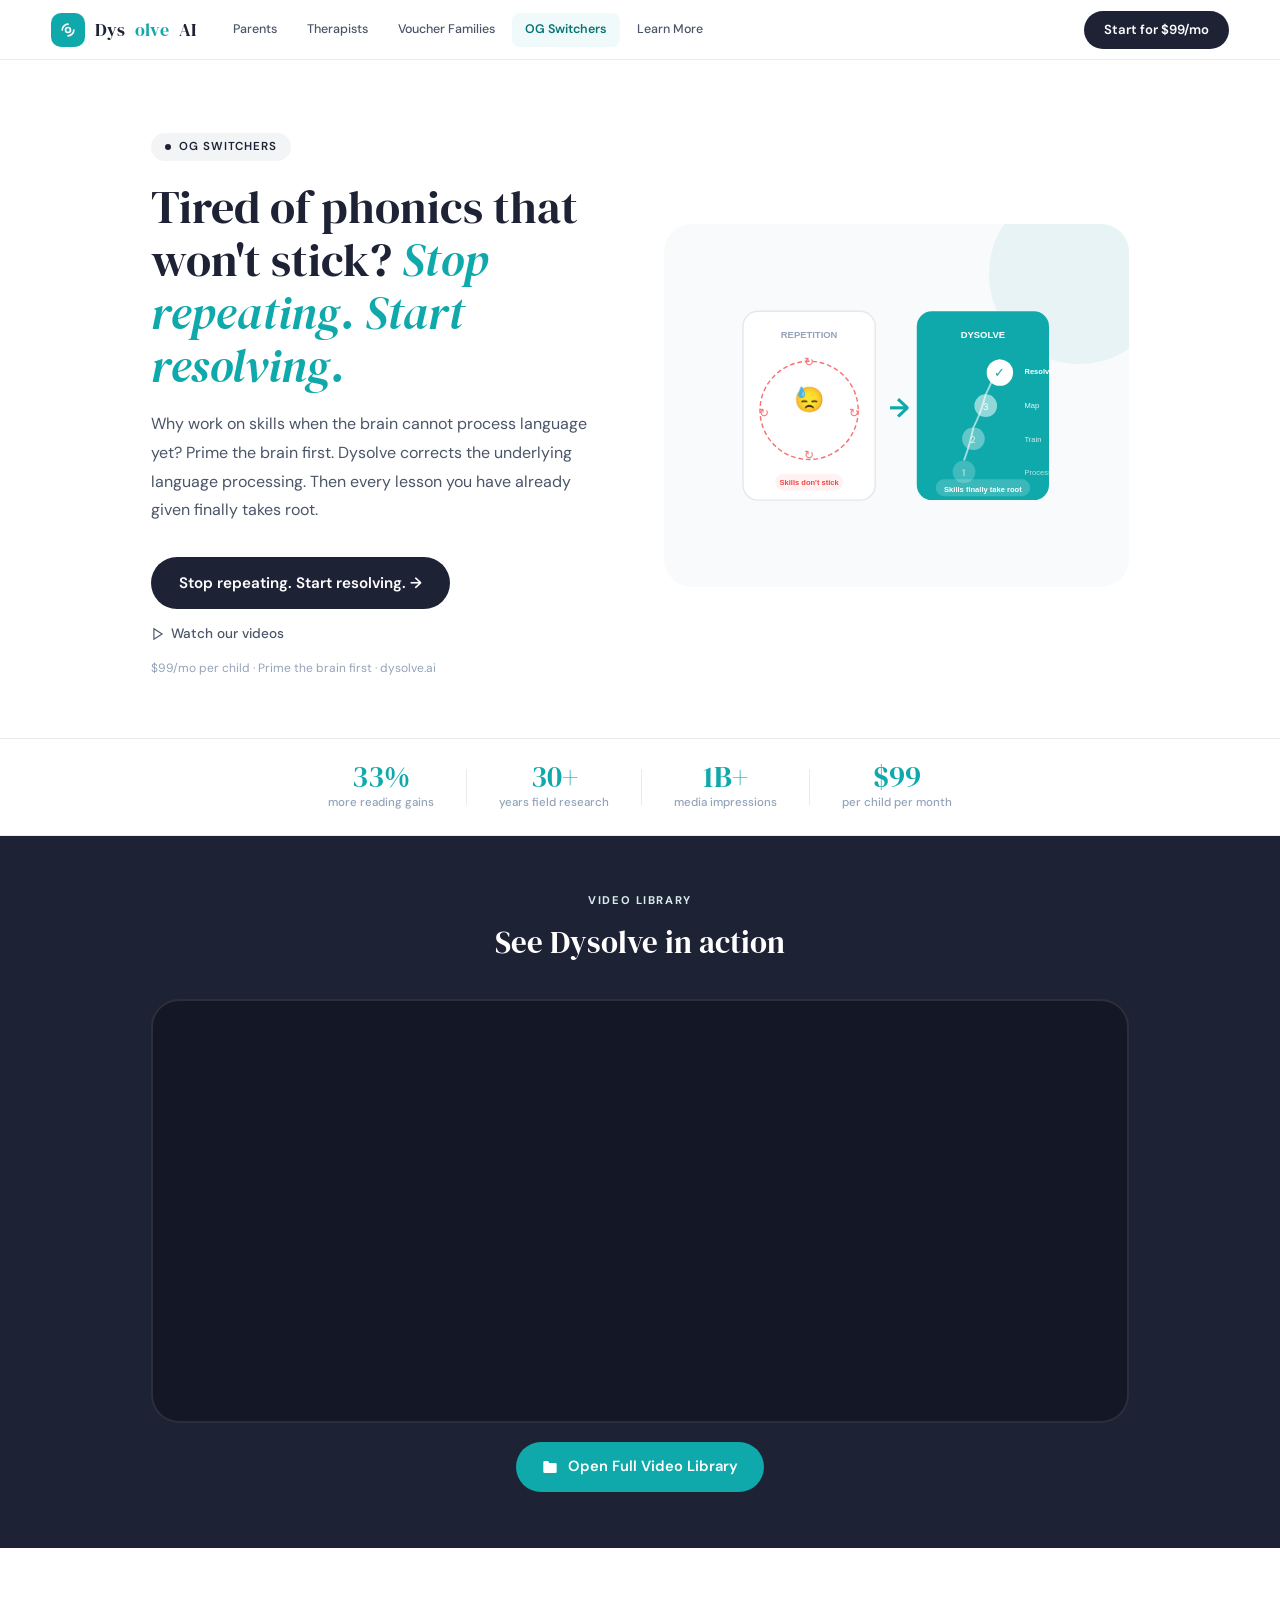
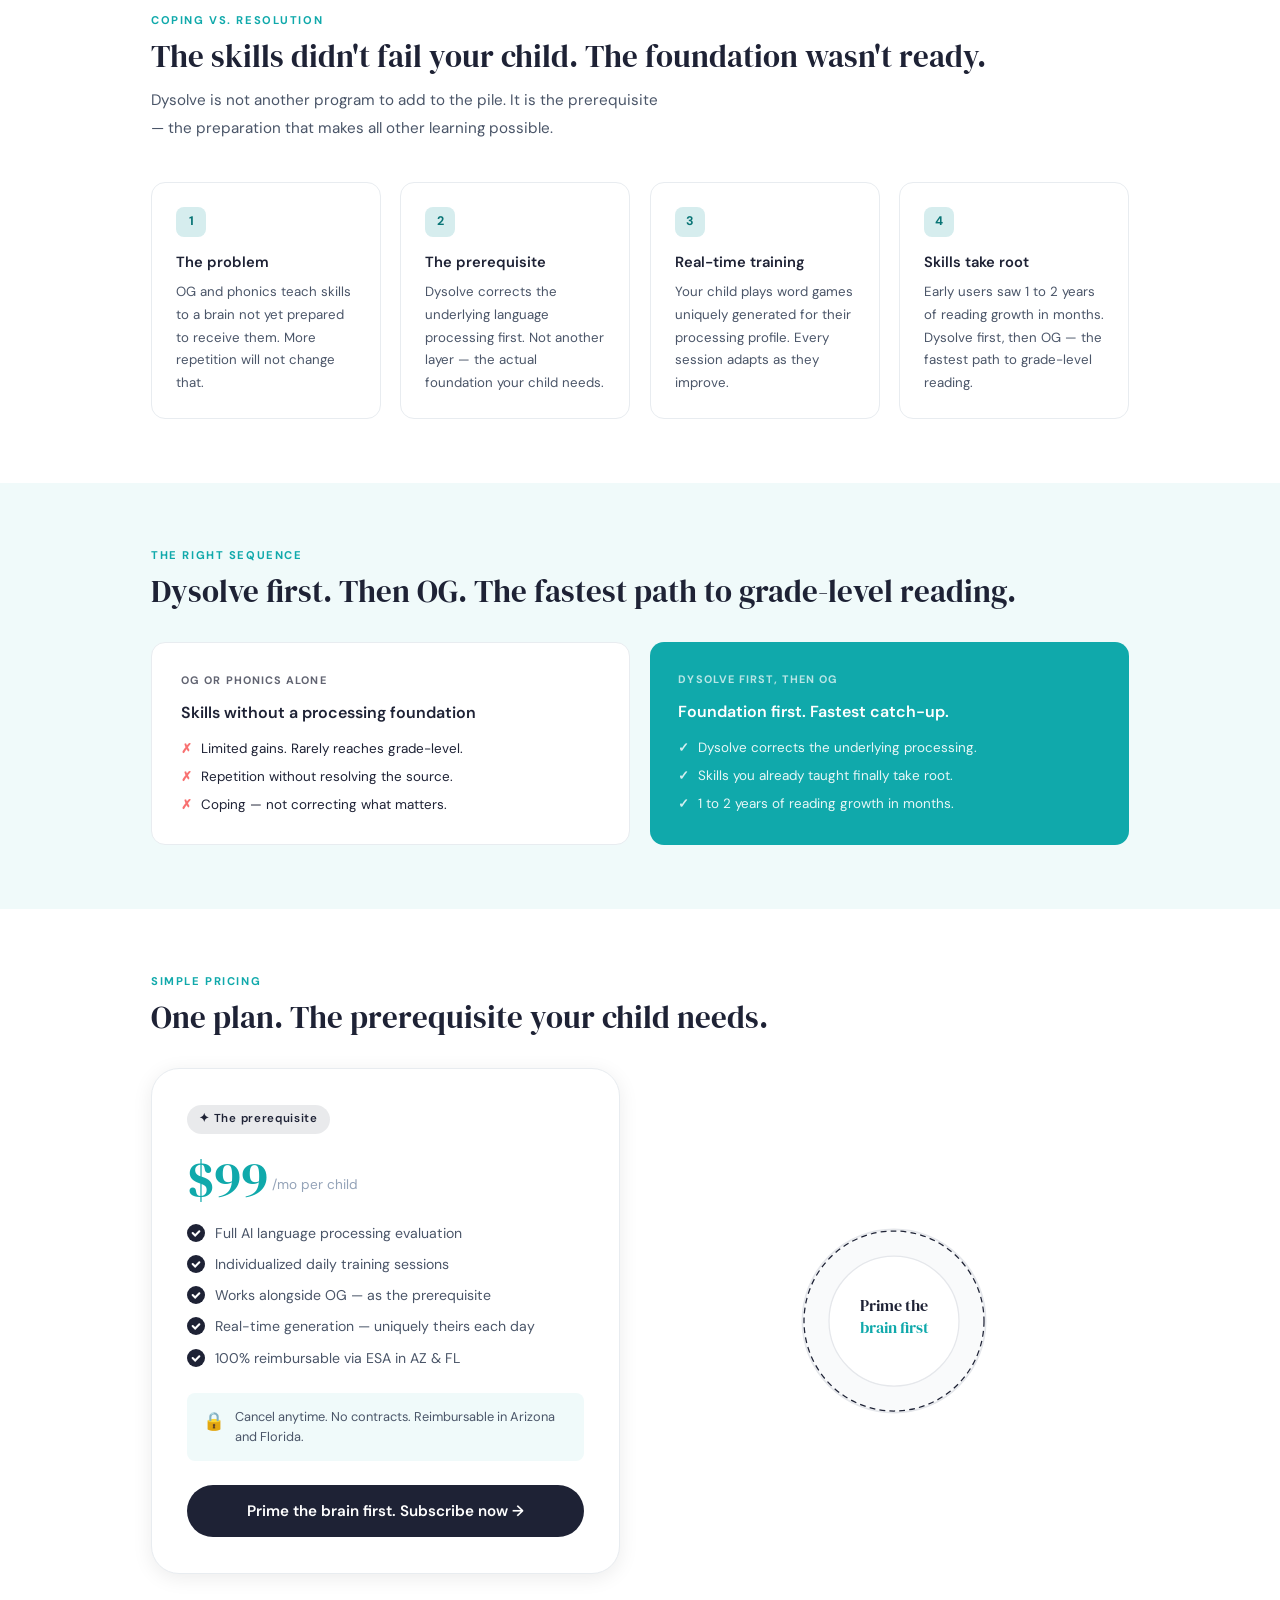
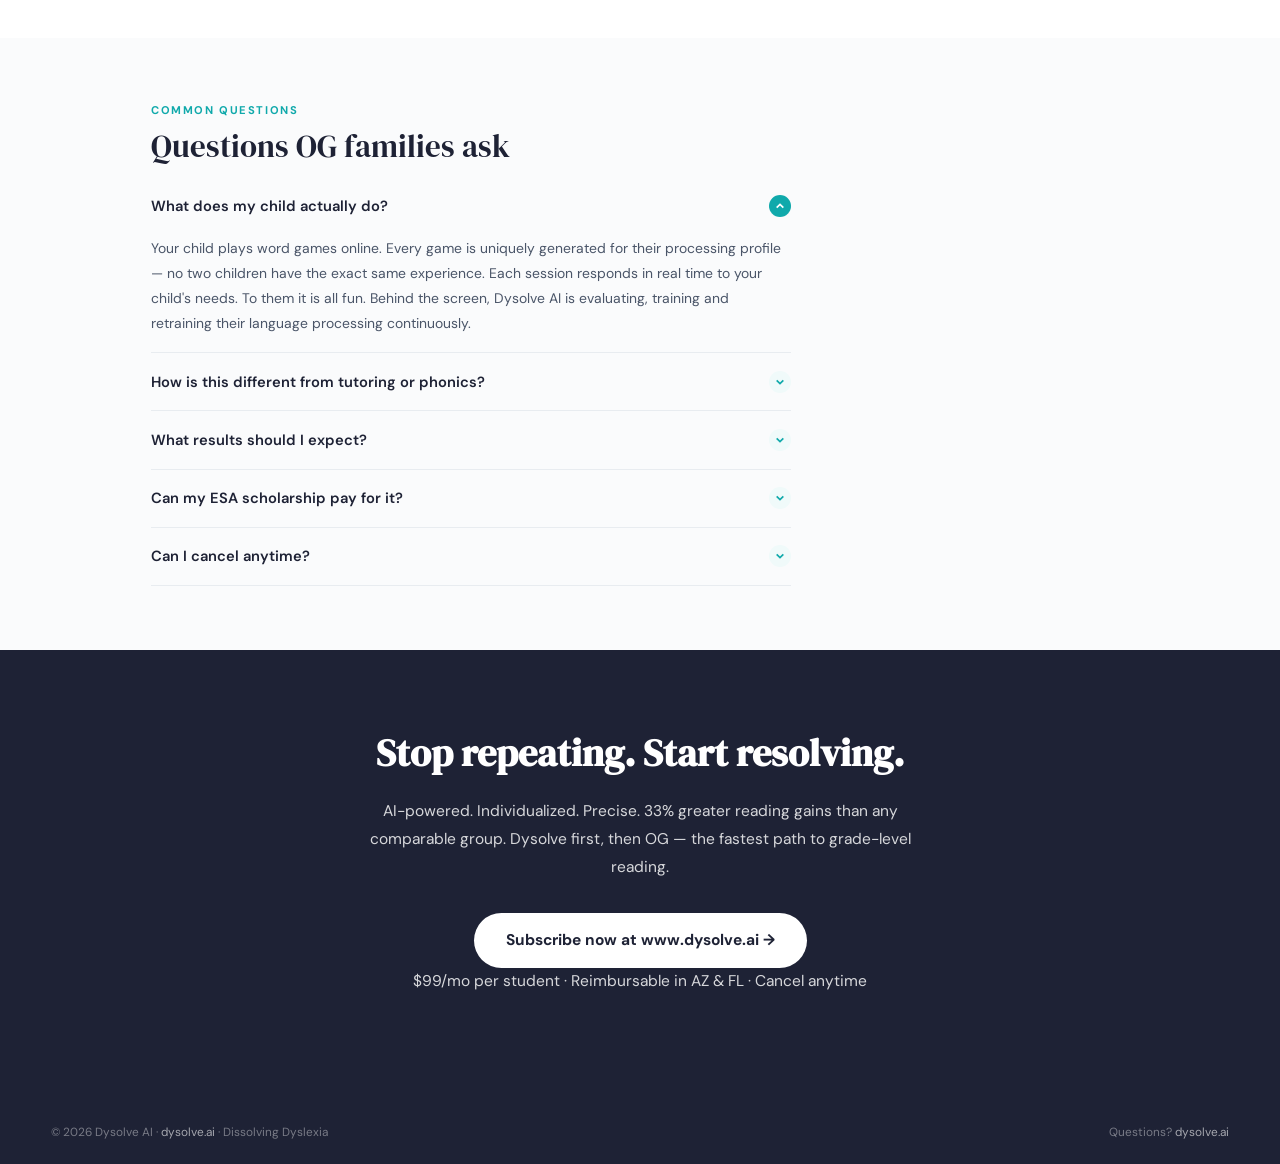
<file: og-switchers.html>
<!DOCTYPE html>
<html lang="en">
<head>
<meta charset="UTF-8"><meta name="viewport" content="width=device-width, initial-scale=1.0">
<title>Dysolve AI — OG Switchers</title>
<link href="https://fonts.googleapis.com/css2?family=DM+Serif+Display:ital@0;1&family=DM+Sans:opsz,wght@9..40,300;9..40,400;9..40,500;9..40,600&display=swap" rel="stylesheet">
<link rel="stylesheet" href="assets/styles.css">
</head>
<body>

<nav class="nav">
  <a href="index.html" class="nav-logo">
    <div class="nav-logo-mark"><svg viewBox="0 0 24 24"><circle cx="12" cy="12" r="3"/><path d="M12 5C8.5 5 5 8 5 12"/><path d="M12 19c3.5 0 7-3 7-7"/></svg></div>
    Dys<em>olve</em> AI
  </a>
  <div class="nav-links">
    <a href="index.html"           class="nav-link">Parents</a>
    <a href="therapists.html"      class="nav-link">Therapists</a>
    <a href="voucher-families.html"class="nav-link">Voucher Families</a>
    <a href="og-switchers.html"    class="nav-link active">OG Switchers</a>
    <a href="remarketing.html"     class="nav-link">Learn More</a>
  </div>
  <a href="https://dysolve.ai" class="nav-cta" id="nav-cta">Start for $99/mo</a>
</nav>

<div class="page"><div class="hero">
  <div>
    <div class="hero-label anim-1" style="background:#F3F4F6;color:var(--charcoal)"><span class="dot" style="background:var(--charcoal)"></span><span id="hero-segment"></span></div>
    <h1 class="anim-2" id="hero-headline"></h1>
    <p class="hero-sub anim-3" id="hero-sub"></p>
    <div class="cta-stack anim-4">
      <a href="https://dysolve.ai" class="btn btn-primary" style="background:var(--charcoal)" id="hero-cta"></a>
      <a id="video-link-hero" href="#videos" class="btn btn-link">
        <svg width="14" height="14" viewBox="0 0 24 24" fill="none" stroke="currentColor" stroke-width="2"><polygon points="5 3 19 12 5 21 5 3"/></svg>
        Watch our videos
      </a>
      <p class="hero-note" id="hero-note"></p>
    </div>
  </div>
  <!-- SVG: Repetition loop vs resolution path -->
  <div class="illus anim-5" style="background:#F9FAFB">
    <svg viewBox="0 0 360 300" width="100%" style="max-width:340px;position:relative;z-index:1">
      <!-- Left: loop -->
      <rect x="18" y="50" width="140" height="200" rx="16" fill="white" stroke="#E5E7EB" stroke-width="1.5"/>
      <text x="88" y="78" text-anchor="middle" font-family="sans-serif" font-size="10" font-weight="700" fill="#94A3B8">REPETITION</text>
      <circle cx="88" cy="155" r="52" fill="none" stroke="#F87171" stroke-width="1.5" stroke-dasharray="5 3"/>
      <text x="88" y="108" text-anchor="middle" font-size="13" fill="#F87171">↻</text>
      <text x="88" y="207" text-anchor="middle" font-size="13" fill="#F87171">↻</text>
      <text x="40"  y="162" text-anchor="middle" font-size="13" fill="#F87171">↻</text>
      <text x="136" y="162" text-anchor="middle" font-size="13" fill="#F87171">↻</text>
      <text x="88" y="152" text-anchor="middle" font-size="26">😓</text>
      <rect x="52" y="222" width="72" height="18" rx="9" fill="#FEF2F2"/>
      <text x="88" y="234" text-anchor="middle" font-family="sans-serif" font-size="8" font-weight="700" fill="#EF4444">Skills don't stick</text>
      <!-- Arrow -->
      <text x="183" y="162" text-anchor="middle" font-size="28" fill="#10A9AB" font-weight="700">→</text>
      <!-- Right: resolution -->
      <rect x="202" y="50" width="140" height="200" rx="16" fill="#10A9AB"/>
      <text x="272" y="78" text-anchor="middle" font-family="sans-serif" font-size="10" font-weight="700" fill="white">DYSOLVE</text>
      <circle cx="252" cy="220" r="12" fill="rgba(255,255,255,.2)"/>
      <text x="252" y="225" text-anchor="middle" font-size="10" fill="rgba(255,255,255,.8)">1</text>
      <circle cx="262" cy="185" r="12" fill="rgba(255,255,255,.35)"/>
      <text x="262" y="190" text-anchor="middle" font-size="10" fill="rgba(255,255,255,.9)">2</text>
      <circle cx="275" cy="150" r="12" fill="rgba(255,255,255,.55)"/>
      <text x="275" y="155" text-anchor="middle" font-size="10" fill="white">3</text>
      <circle cx="290" cy="115" r="14" fill="white"/>
      <text x="290" y="120" text-anchor="middle" font-size="14" fill="#10A9AB">✓</text>
      <path d="M252 208 Q258 192 262 173 Q270 158 275 138 Q282 125 290 101" stroke="white" stroke-width="2" fill="none" opacity=".6"/>
      <text x="316" y="223" font-family="sans-serif" font-size="8" fill="rgba(255,255,255,.7)">Process</text>
      <text x="316" y="188" font-family="sans-serif" font-size="8" fill="rgba(255,255,255,.8)">Train</text>
      <text x="316" y="153" font-family="sans-serif" font-size="8" fill="rgba(255,255,255,.9)">Map</text>
      <text x="316" y="116" font-family="sans-serif" font-size="8" fill="white" font-weight="700">Resolve</text>
      <rect x="222" y="228" width="100" height="18" rx="9" fill="rgba(255,255,255,.18)"/>
      <text x="272" y="241" text-anchor="middle" font-family="sans-serif" font-size="8" fill="white" font-weight="600">Skills finally take root</text>
    </svg>
  </div>
</div></div>

<div class="proof"><div class="proof-inner" id="stats-row">
  <div class="stat"><div class="stat-n">33%</div><div class="stat-l">greater gains than any comparable group</div></div>
  <div class="divider"></div>
  <div class="stat"><div class="stat-n">1–2 yrs</div><div class="stat-l">growth in a few months</div></div>
  <div class="divider"></div>
  <div class="stat"><div class="stat-n">30+</div><div class="stat-l">years of field research</div></div>
  <div class="divider"></div>
  <div class="stat"><div class="stat-n">$99</div><div class="stat-l">per month · reimbursable AZ & FL</div></div>
</div></div>

<div class="video-section" id="videos">
  <div class="video-section-inner">
    <div class="video-header">
      <p class="s-label">Video Library</p>
      <h2>See Dysolve in action</h2>
    </div>
    <div class="video-frame-wrap">
      <iframe id="video-iframe" allowfullscreen loading="lazy" title="Dysolve Video Library"></iframe>
    </div>
    <div style="text-align:center;margin-top:1.2rem">
      <a id="video-folder-btn" href="#" target="_blank" class="btn-video">
        <svg viewBox="0 0 24 24" fill="white" width="16" height="16"><path d="M22 19a2 2 0 0 1-2 2H4a2 2 0 0 1-2-2V5a2 2 0 0 1 2-2h5l2 3h9a2 2 0 0 1 2 2z"/></svg>
        Open Full Video Library
      </a>
    </div>
  </div>
</div>

<div class="section"><div class="page">
  <p class="s-label reveal">Coping vs. Resolution</p>
  <h2 class="s-title reveal" id="how-title"></h2>
  <p class="s-sub reveal" id="how-sub"></p>
  <div class="steps" id="steps-grid"></div>
</div></div>

<div class="section section-teal"><div class="page">
  <p class="s-label reveal">The right sequence</p>
  <h2 class="s-title reveal" id="versus-title"></h2>
  <div class="versus" id="versus-grid"></div>
</div></div>

<div class="section"><div class="page">
  <p class="s-label reveal">Simple Pricing</p>
  <h2 class="s-title reveal">One plan. The prerequisite your child needs.</h2>
  <div class="pricing-grid">
    <div class="price-card reveal">
      <div class="price-badge">✦ The prerequisite</div>
      <div class="price-amount"><span class="num">$99</span><span class="per">/mo per child</span></div>
      <ul class="feature-list" id="feature-list"></ul>
      <div class="guarantee-box"><span class="guarantee-icon">🔒</span><span id="guarantee-text"></span></div>
      <a href="https://dysolve.ai" class="btn btn-primary btn-full" style="background:var(--charcoal)">Prime the brain first. Subscribe now →</a>
    </div>
    <div class="pricing-illus">
      <svg viewBox="0 0 240 240" width="200">
        <circle cx="120" cy="120" r="110" fill="#F9FAFB" stroke="#E5E7EB" stroke-width="2"/>
        <circle cx="120" cy="120" r="78" fill="white" stroke="#E5E7EB" stroke-width="1.5"/>
        <text x="120" y="108" text-anchor="middle" font-family="'DM Serif Display',serif" font-size="19" fill="#1E2235">Prime the</text>
        <text x="120" y="134" text-anchor="middle" font-family="'DM Serif Display',serif" font-size="19" fill="#10A9AB">brain first</text>
        <circle cx="120" cy="120" r="108" fill="none" stroke="#1E2235" stroke-width="1.5" stroke-dasharray="7 5"/>
      </svg>
    </div>
  </div>
</div></div>

<div class="section section-alt"><div class="page">
  <p class="s-label">Common Questions</p>
  <h2 class="s-title">Questions OG families ask</h2>
  <div class="faq-wrap" id="faq-wrap"></div>
</div></div>

<div class="bottom-cta" style="background:var(--charcoal)">
  <h2 id="cta-headline"></h2>
  <p id="cta-body"></p>
  <a href="https://dysolve.ai" class="btn-white" style="color:var(--charcoal)" id="cta-button"></a>
  <p class="bottom-note" id="cta-note"></p>
</div>

<footer>
  <span id="footer-copy"></span>
  <span>Questions? <a href="https://dysolve.ai">dysolve.ai</a></span>
</footer>

<script src="assets/content.js"></script>
<script src="assets/app.js"></script>
<script>initPage('ogSwitchers');</script>
</body>
</html>
</file>
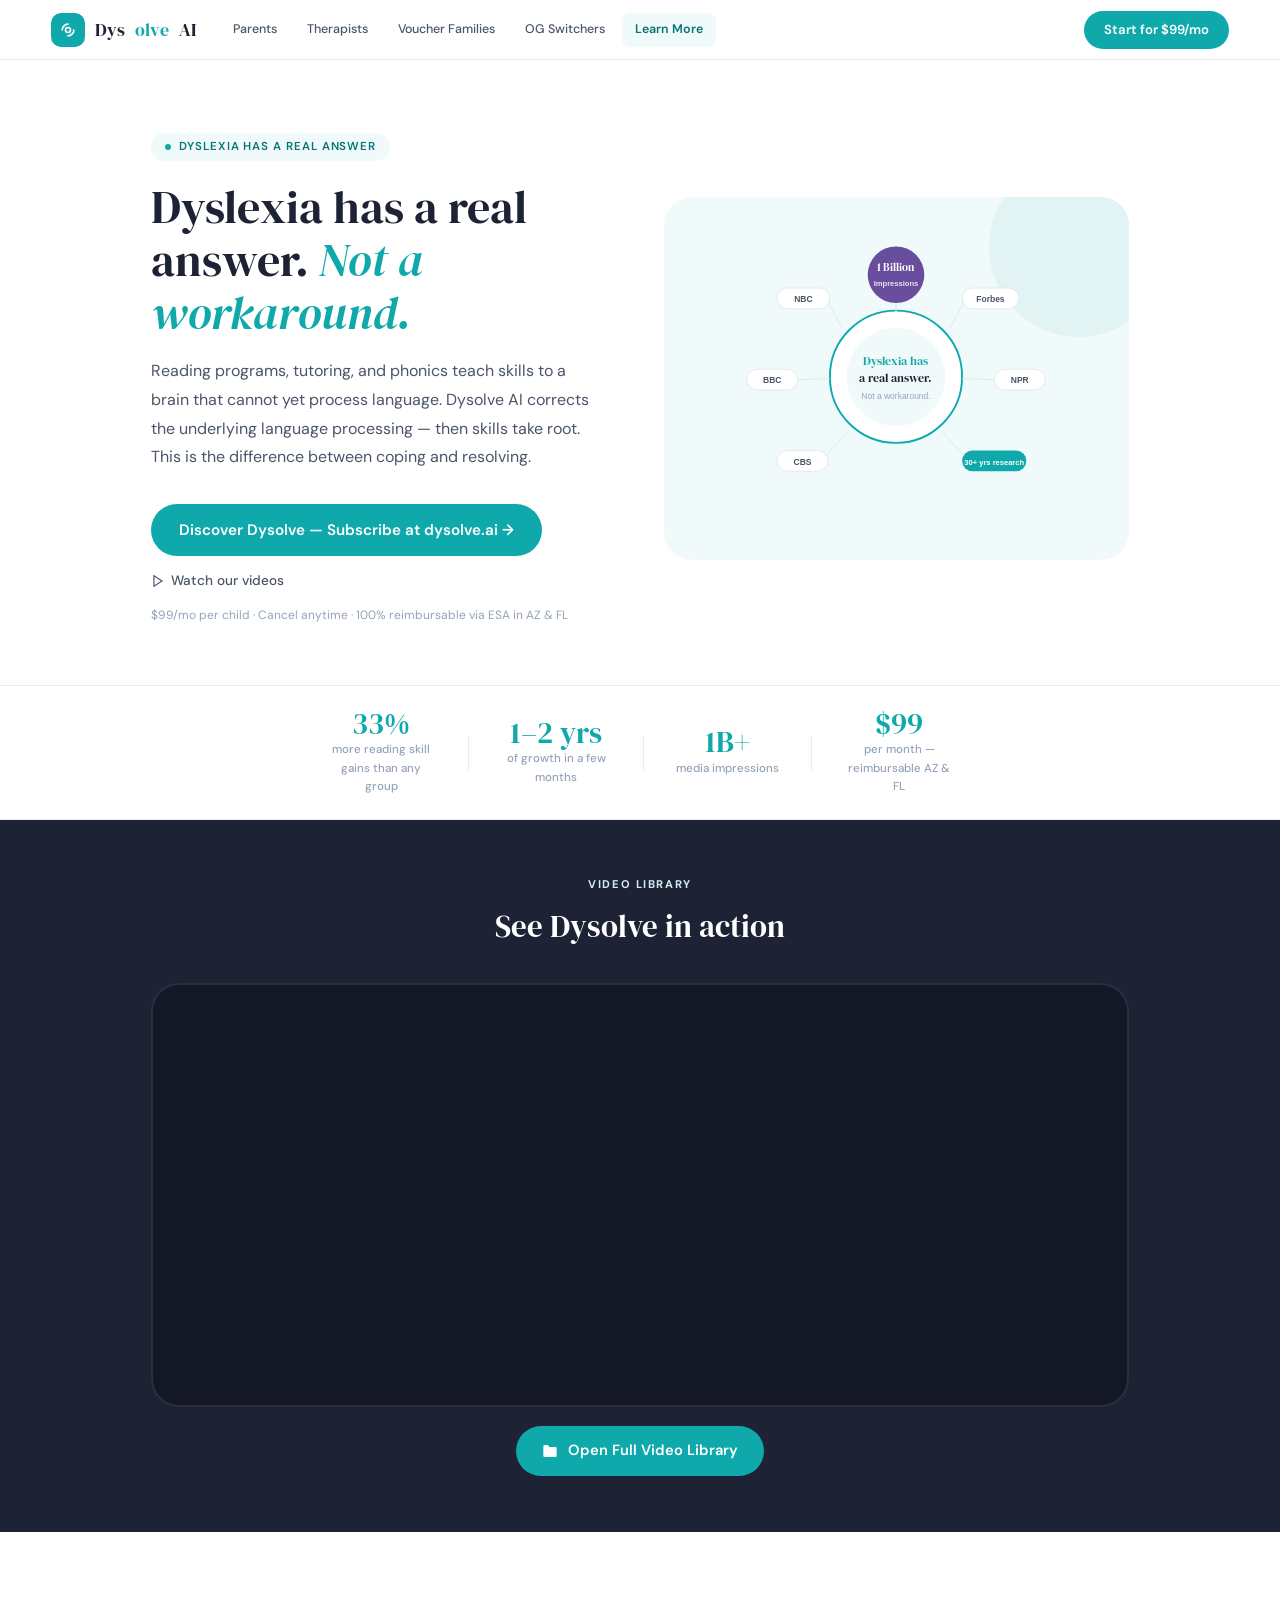
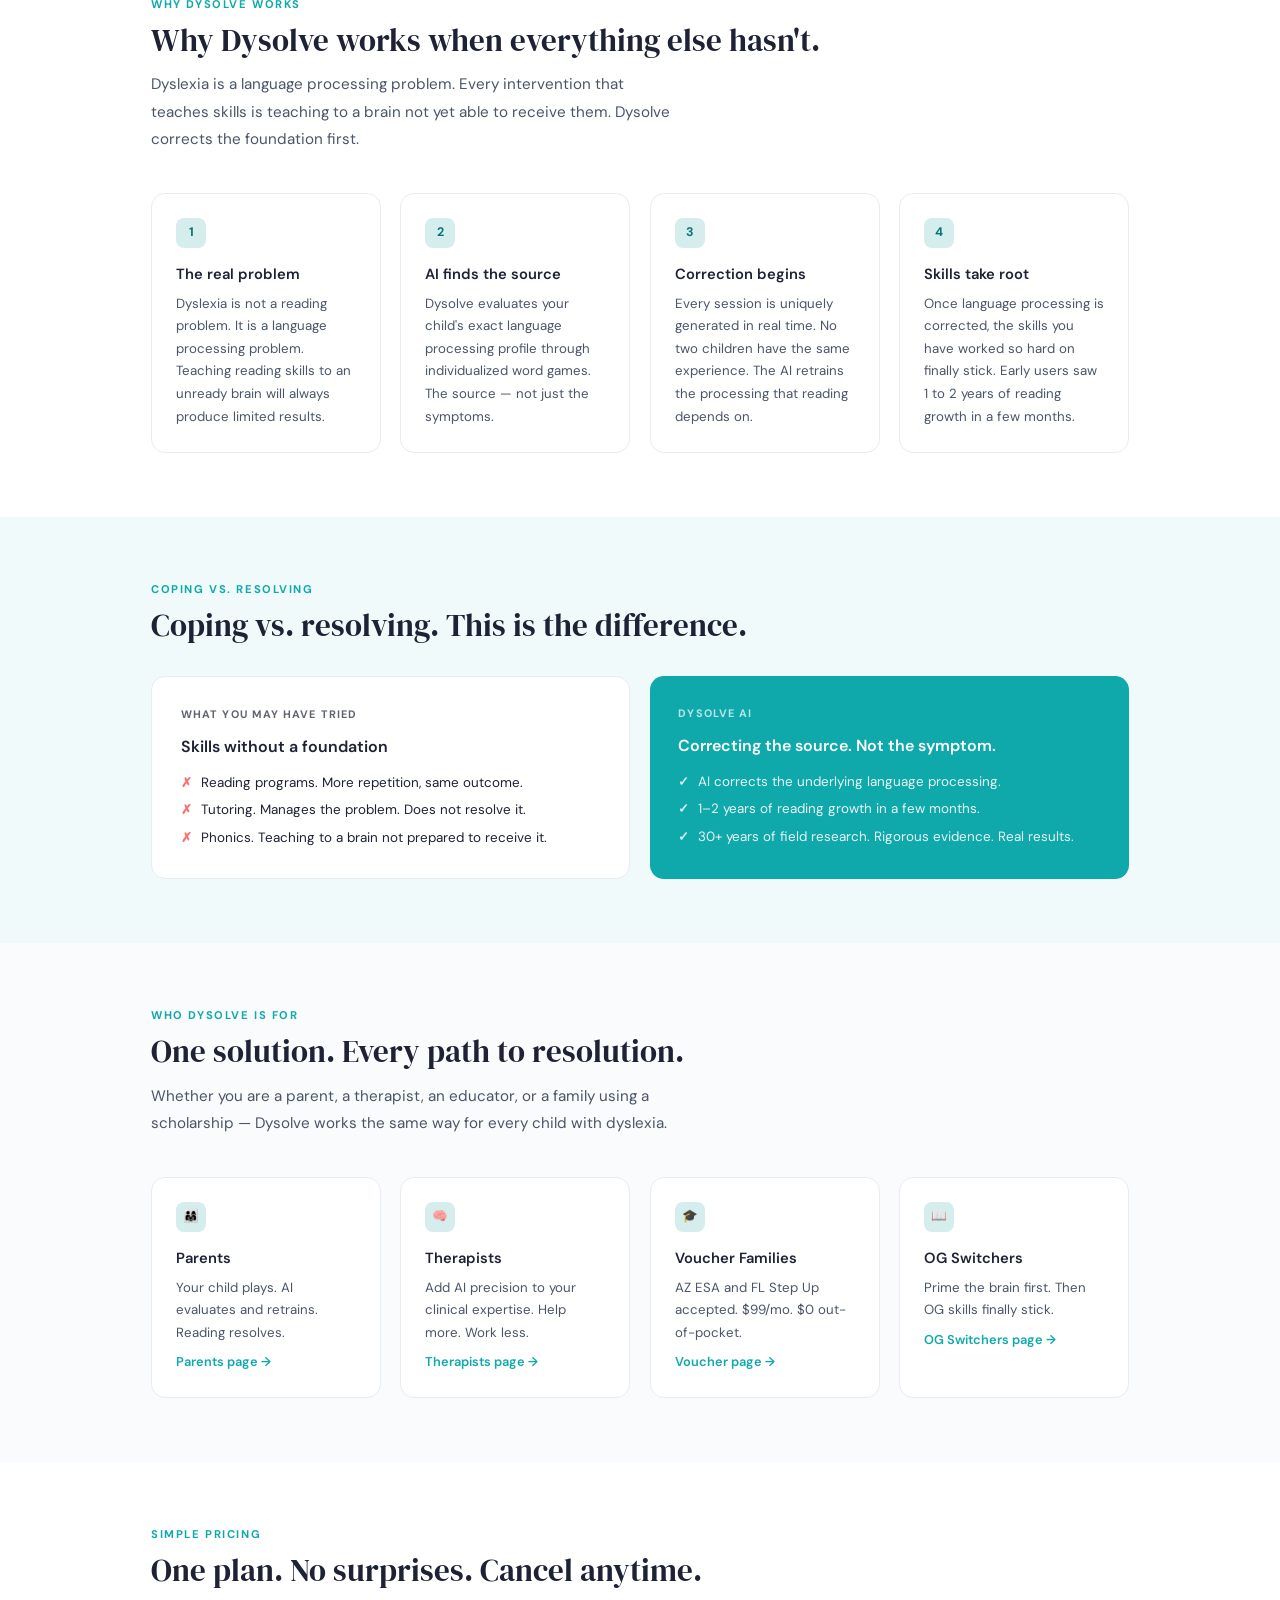
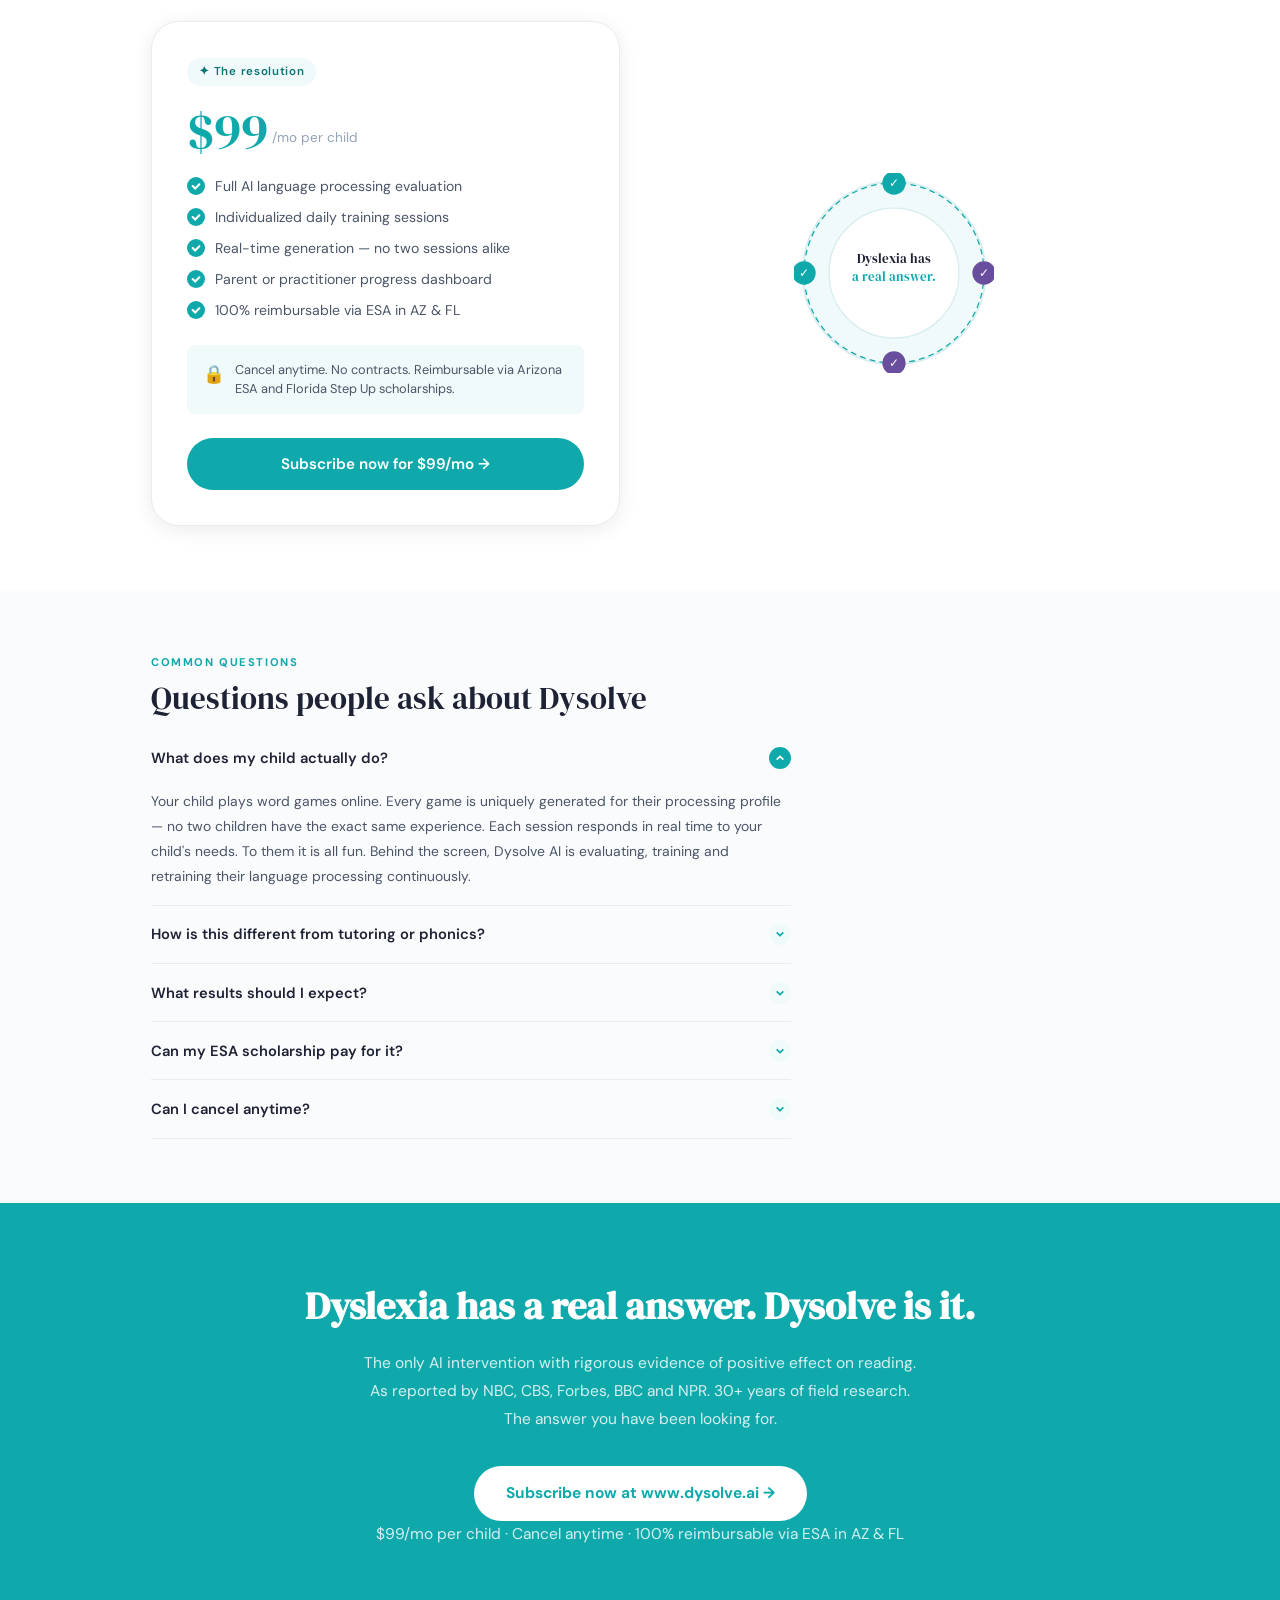
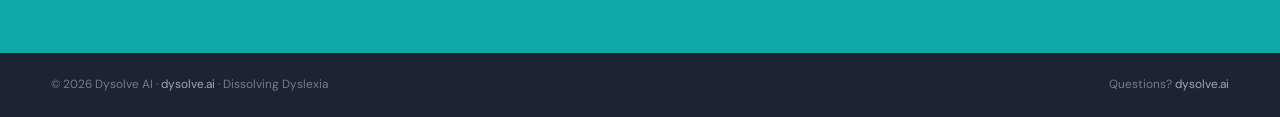
<file: remarketing.html>
<!DOCTYPE html>
<html lang="en">
<head>
<meta charset="UTF-8"><meta name="viewport" content="width=device-width, initial-scale=1.0">
<title>Dysolve AI — The Real Answer to Dyslexia</title>
<link href="https://fonts.googleapis.com/css2?family=DM+Serif+Display:ital@0;1&family=DM+Sans:opsz,wght@9..40,300;9..40,400;9..40,500;9..40,600&display=swap" rel="stylesheet">
<link rel="stylesheet" href="assets/styles.css">
</head>
<body>

<nav class="nav">
  <a href="index.html" class="nav-logo">
    <div class="nav-logo-mark"><svg viewBox="0 0 24 24"><circle cx="12" cy="12" r="3"/><path d="M12 5C8.5 5 5 8 5 12"/><path d="M12 19c3.5 0 7-3 7-7"/></svg></div>
    Dys<em>olve</em> AI
  </a>
  <div class="nav-links">
    <a href="index.html"           class="nav-link">Parents</a>
    <a href="therapists.html"      class="nav-link">Therapists</a>
    <a href="voucher-families.html"class="nav-link">Voucher Families</a>
    <a href="og-switchers.html"    class="nav-link">OG Switchers</a>
    <a href="remarketing.html"     class="nav-link active">Learn More</a>
  </div>
  <a href="https://dysolve.ai" class="nav-cta" id="nav-cta">Start for $99/mo</a>
</nav>

<div class="page"><div class="hero">
  <div>
    <div class="hero-label anim-1" style="background:var(--teal-10);color:var(--teal-d)"><span class="dot" style="background:var(--teal)"></span><span id="hero-segment"></span></div>
    <h1 class="anim-2" id="hero-headline"></h1>
    <p class="hero-sub anim-3" id="hero-sub"></p>
    <div class="cta-stack anim-4">
      <a href="https://dysolve.ai" class="btn btn-primary" id="hero-cta"></a>
      <a id="video-link-hero" href="#videos" class="btn btn-link">
        <svg width="14" height="14" viewBox="0 0 24 24" fill="none" stroke="currentColor" stroke-width="2"><polygon points="5 3 19 12 5 21 5 3"/></svg>
        Watch our videos
      </a>
      <p class="hero-note" id="hero-note"></p>
    </div>
  </div>
  <!-- SVG: Evidence / media orbit — general audience -->
  <div class="illus anim-5">
    <svg viewBox="0 0 360 300" width="100%" style="max-width:340px;position:relative;z-index:1">
      <!-- Central circle -->
      <circle cx="180" cy="148" r="70" fill="white" stroke="#10A9AB" stroke-width="2"/>
      <circle cx="180" cy="148" r="52" fill="#F0FAFA"/>
      <text x="180" y="136" text-anchor="middle" font-family="'DM Serif Display',serif" font-size="13" fill="#10A9AB">Dyslexia has</text>
      <text x="180" y="154" text-anchor="middle" font-family="'DM Serif Display',serif" font-size="13" fill="#1E2235">a real answer.</text>
      <text x="180" y="172" text-anchor="middle" font-family="sans-serif" font-size="9" fill="#94A3B8">Not a workaround.</text>
      <!-- Orbiting pills -->
      <rect x="54"  y="54"  width="56" height="22" rx="11" fill="white" stroke="#E5E7EB" stroke-width="1"/>
      <text x="82"  y="69"  text-anchor="middle" font-family="sans-serif" font-size="9" font-weight="700" fill="#4A5568">NBC</text>
      <line x1="108" y1="68" x2="122" y2="96" stroke="#D6EDEE" stroke-width="1"/>
      <rect x="250" y="54"  width="60" height="22" rx="11" fill="white" stroke="#E5E7EB" stroke-width="1"/>
      <text x="280" y="69"  text-anchor="middle" font-family="sans-serif" font-size="9" font-weight="700" fill="#4A5568">Forbes</text>
      <line x1="252" y1="68" x2="238" y2="96" stroke="#D6EDEE" stroke-width="1"/>
      <rect x="22"  y="140" width="54" height="22" rx="11" fill="white" stroke="#E5E7EB" stroke-width="1"/>
      <text x="49"  y="155" text-anchor="middle" font-family="sans-serif" font-size="9" font-weight="700" fill="#4A5568">BBC</text>
      <line x1="76"  y1="151" x2="110" y2="150" stroke="#D6EDEE" stroke-width="1"/>
      <rect x="284" y="140" width="54" height="22" rx="11" fill="white" stroke="#E5E7EB" stroke-width="1"/>
      <text x="311" y="155" text-anchor="middle" font-family="sans-serif" font-size="9" font-weight="700" fill="#4A5568">NPR</text>
      <line x1="284" y1="151" x2="250" y2="150" stroke="#D6EDEE" stroke-width="1"/>
      <rect x="54"  y="226" width="54" height="22" rx="11" fill="white" stroke="#E5E7EB" stroke-width="1"/>
      <text x="81"  y="241" text-anchor="middle" font-family="sans-serif" font-size="9" font-weight="700" fill="#4A5568">CBS</text>
      <line x1="106" y1="232" x2="130" y2="205" stroke="#D6EDEE" stroke-width="1"/>
      <rect x="250" y="226" width="68" height="22" rx="11" fill="#10A9AB"/>
      <text x="284" y="241" text-anchor="middle" font-family="sans-serif" font-size="8" font-weight="700" fill="white">30+ yrs research</text>
      <line x1="252" y1="232" x2="228" y2="205" stroke="#D6EDEE" stroke-width="1"/>
      <!-- 1B badge -->
      <circle cx="180" cy="40" r="30" fill="#6A4E9E"/>
      <text x="180" y="36" text-anchor="middle" font-family="'DM Serif Display',serif" font-size="12" fill="white">1 Billion</text>
      <text x="180" y="52" text-anchor="middle" font-family="sans-serif" font-size="8" font-weight="600" fill="rgba(255,255,255,.85)">Impressions</text>
      <line x1="180" y1="70" x2="180" y2="79" stroke="#D6EDEE" stroke-width="1.5"/>
    </svg>
  </div>
</div></div>

<div class="proof"><div class="proof-inner" id="stats-row"></div></div>

<div class="video-section" id="videos">
  <div class="video-section-inner">
    <div class="video-header">
      <p class="s-label">Video Library</p>
      <h2>See Dysolve in action</h2>
    </div>
    <div class="video-frame-wrap">
      <iframe id="video-iframe" allowfullscreen loading="lazy" title="Dysolve Video Library"></iframe>
    </div>
    <div style="text-align:center;margin-top:1.2rem">
      <a id="video-folder-btn" href="#" target="_blank" class="btn-video">
        <svg viewBox="0 0 24 24" fill="white" width="16" height="16"><path d="M22 19a2 2 0 0 1-2 2H4a2 2 0 0 1-2-2V5a2 2 0 0 1 2-2h5l2 3h9a2 2 0 0 1 2 2z"/></svg>
        Open Full Video Library
      </a>
    </div>
  </div>
</div>

<div class="section"><div class="page">
  <p class="s-label reveal">Why Dysolve works</p>
  <h2 class="s-title reveal" id="how-title"></h2>
  <p class="s-sub reveal" id="how-sub"></p>
  <div class="steps" id="steps-grid"></div>
</div></div>

<div class="section section-teal"><div class="page">
  <p class="s-label reveal">Coping vs. Resolving</p>
  <h2 class="s-title reveal" id="versus-title"></h2>
  <div class="versus" id="versus-grid"></div>
</div></div>

<!-- WHO IS THIS FOR — general audience callout -->
<div class="section section-alt"><div class="page">
  <p class="s-label reveal">Who Dysolve is for</p>
  <h2 class="s-title reveal">One solution. Every path to resolution.</h2>
  <p class="s-sub reveal">Whether you are a parent, a therapist, an educator, or a family using a scholarship — Dysolve works the same way for every child with dyslexia.</p>
  <div class="steps reveal" style="display:grid;grid-template-columns:repeat(4,1fr);gap:1.2rem">
    <div class="step"><div class="step-num">👨‍👩‍👧</div><h4>Parents</h4><p>Your child plays. AI evaluates and retrains. Reading resolves.</p><a href="index.html" style="font-size:.8rem;color:var(--teal);font-weight:600;margin-top:.5rem;display:block">Parents page →</a></div>
    <div class="step"><div class="step-num">🧠</div><h4>Therapists</h4><p>Add AI precision to your clinical expertise. Help more. Work less.</p><a href="therapists.html" style="font-size:.8rem;color:var(--teal);font-weight:600;margin-top:.5rem;display:block">Therapists page →</a></div>
    <div class="step"><div class="step-num">🎓</div><h4>Voucher Families</h4><p>AZ ESA and FL Step Up accepted. $99/mo. $0 out-of-pocket.</p><a href="voucher-families.html" style="font-size:.8rem;color:var(--teal);font-weight:600;margin-top:.5rem;display:block">Voucher page →</a></div>
    <div class="step"><div class="step-num">📖</div><h4>OG Switchers</h4><p>Prime the brain first. Then OG skills finally stick.</p><a href="og-switchers.html" style="font-size:.8rem;color:var(--teal);font-weight:600;margin-top:.5rem;display:block">OG Switchers page →</a></div>
  </div>
</div></div>

<div class="section"><div class="page">
  <p class="s-label reveal">Simple Pricing</p>
  <h2 class="s-title reveal">One plan. No surprises. Cancel anytime.</h2>
  <div class="pricing-grid">
    <div class="price-card reveal">
      <div class="price-badge">✦ The resolution</div>
      <div class="price-amount"><span class="num">$99</span><span class="per">/mo per child</span></div>
      <ul class="feature-list" id="feature-list"></ul>
      <div class="guarantee-box"><span class="guarantee-icon">🔒</span><span id="guarantee-text"></span></div>
      <a href="https://dysolve.ai" class="btn btn-primary btn-full">Subscribe now for $99/mo →</a>
    </div>
    <div class="pricing-illus">
      <svg viewBox="0 0 240 240" width="200">
        <circle cx="120" cy="120" r="110" fill="var(--teal-10)" stroke="var(--teal-20)" stroke-width="2"/>
        <circle cx="120" cy="120" r="78" fill="white" stroke="var(--teal-20)" stroke-width="1.5"/>
        <text x="120" y="108" text-anchor="middle" font-family="'DM Serif Display',serif" font-size="15" fill="#1E2235">Dyslexia has</text>
        <text x="120" y="130" text-anchor="middle" font-family="'DM Serif Display',serif" font-size="15" fill="#10A9AB">a real answer.</text>
        <circle cx="120" cy="120" r="108" fill="none" stroke="#10A9AB" stroke-width="1.5" stroke-dasharray="7 5"/>
        <circle cx="120" cy="12"  r="14" fill="#10A9AB"/><text x="120" y="17"  text-anchor="middle" font-size="14" fill="white">✓</text>
        <circle cx="228" cy="120" r="14" fill="#6A4E9E"/><text x="228" y="125" text-anchor="middle" font-size="14" fill="white">✓</text>
        <circle cx="12"  cy="120" r="14" fill="#10A9AB"/><text x="12"  y="125" text-anchor="middle" font-size="14" fill="white">✓</text>
        <circle cx="120" cy="228" r="14" fill="#6A4E9E"/><text x="120" y="233" text-anchor="middle" font-size="14" fill="white">✓</text>
      </svg>
    </div>
  </div>
</div></div>

<div class="section section-alt"><div class="page">
  <p class="s-label">Common Questions</p>
  <h2 class="s-title">Questions people ask about Dysolve</h2>
  <div class="faq-wrap" id="faq-wrap"></div>
</div></div>

<div class="bottom-cta">
  <h2 id="cta-headline"></h2>
  <p id="cta-body"></p>
  <a href="https://dysolve.ai" class="btn-white" id="cta-button"></a>
  <p class="bottom-note" id="cta-note"></p>
</div>

<footer>
  <span id="footer-copy"></span>
  <span>Questions? <a href="https://dysolve.ai">dysolve.ai</a></span>
</footer>

<script src="assets/content.js"></script>
<script src="assets/app.js"></script>
<script>initPage('remarketing');</script>
</body>
</html>
</file>
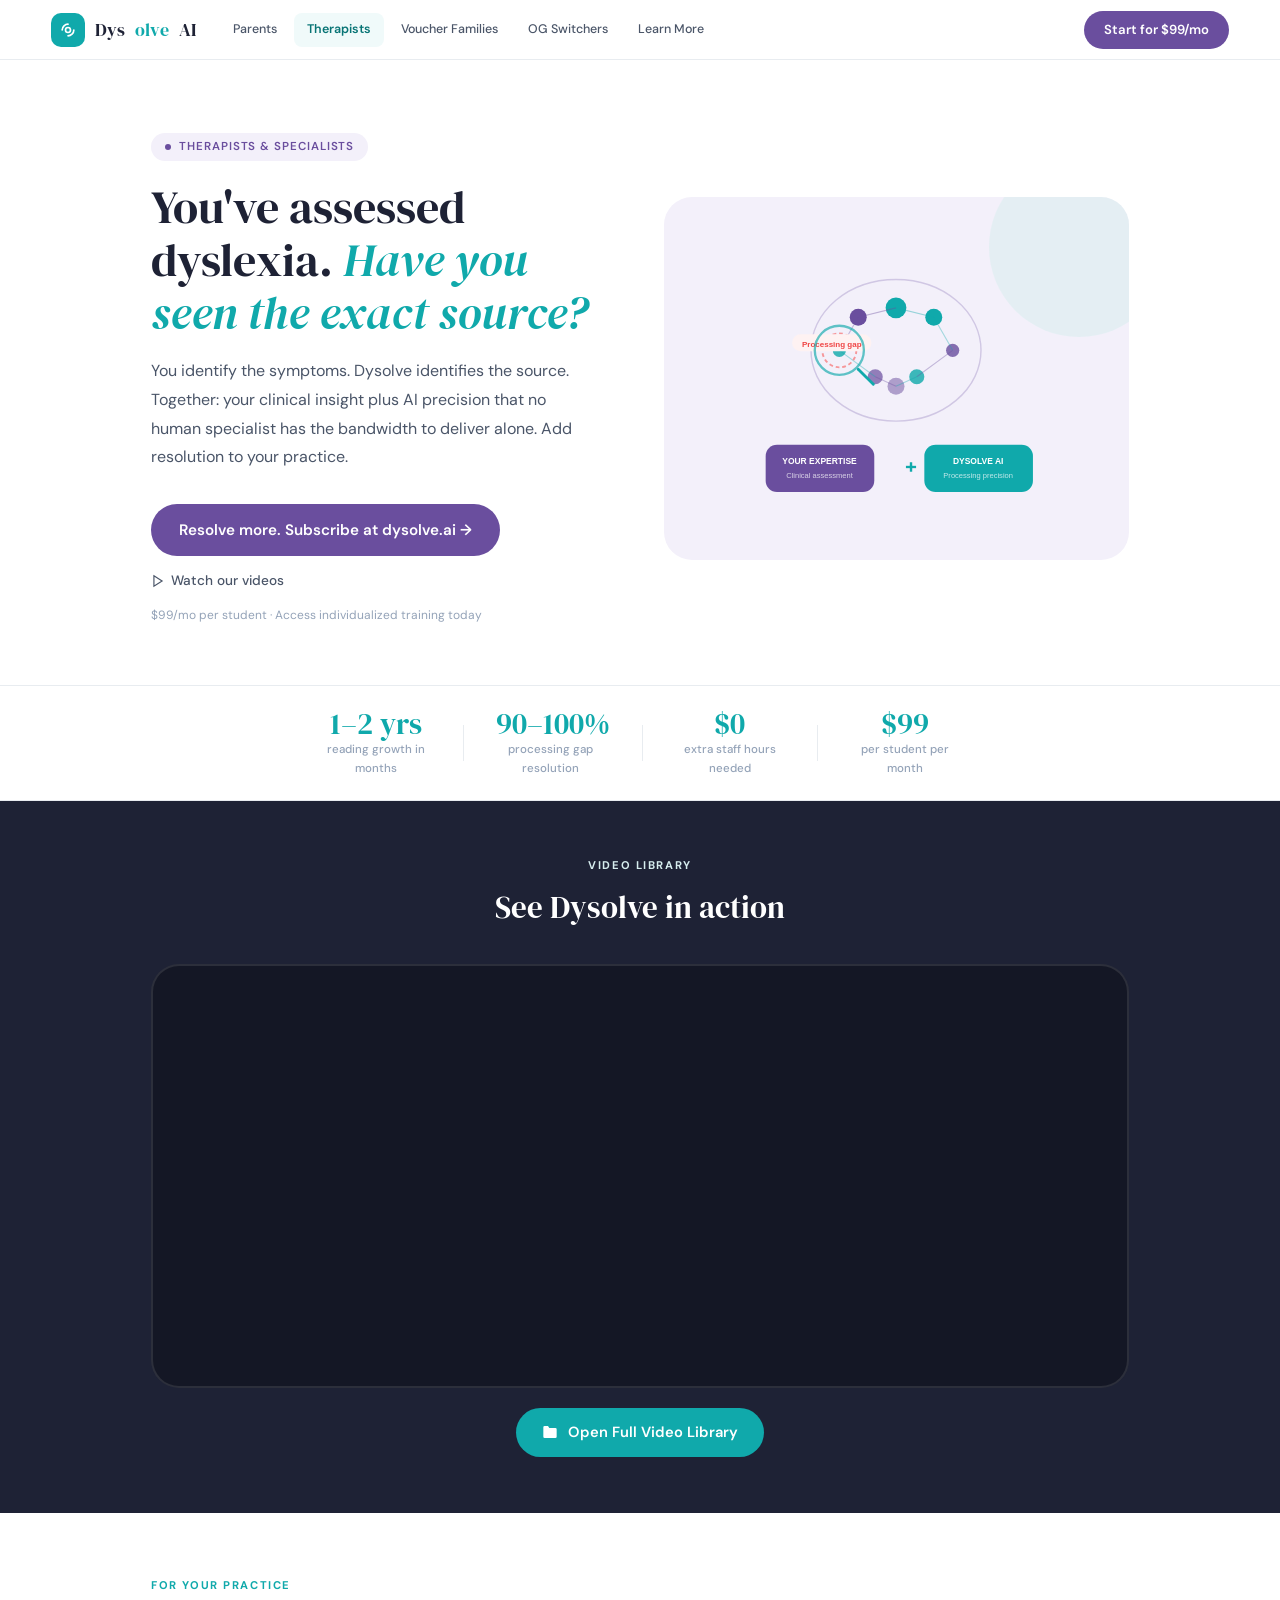
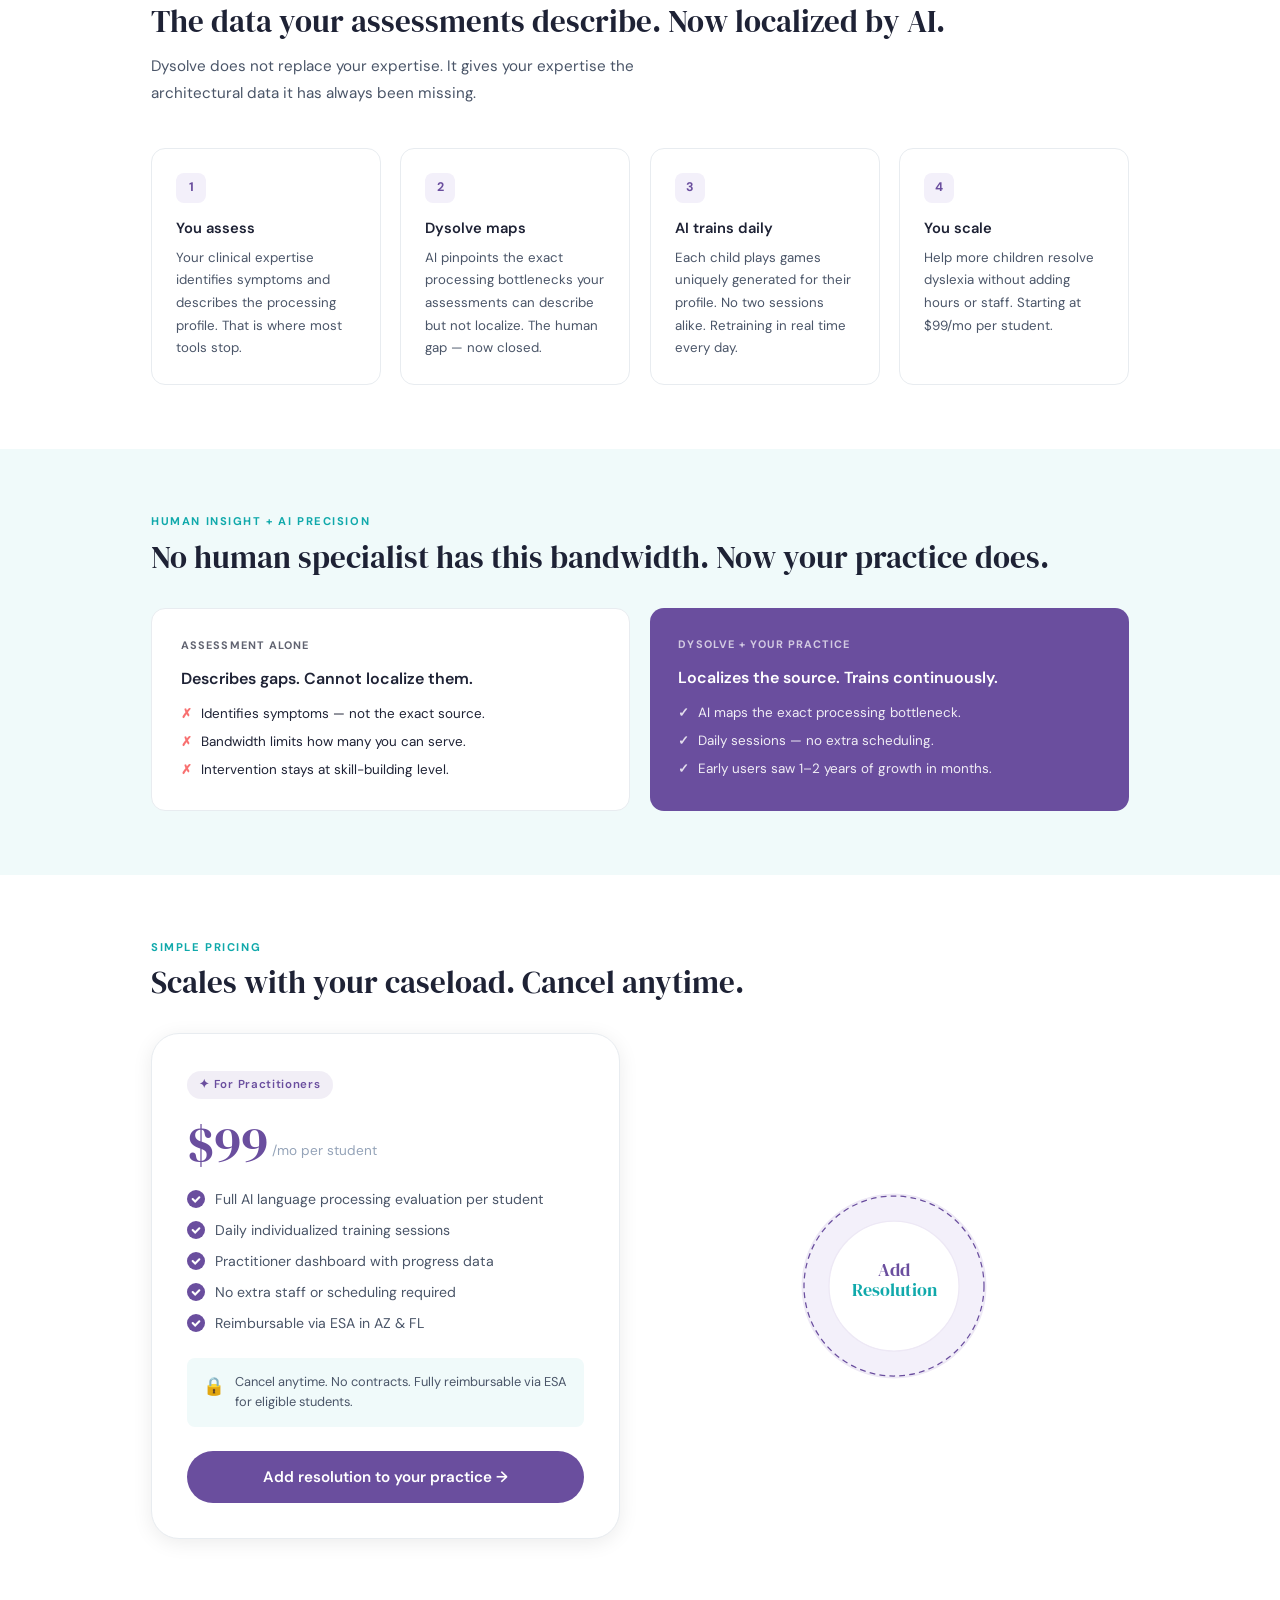
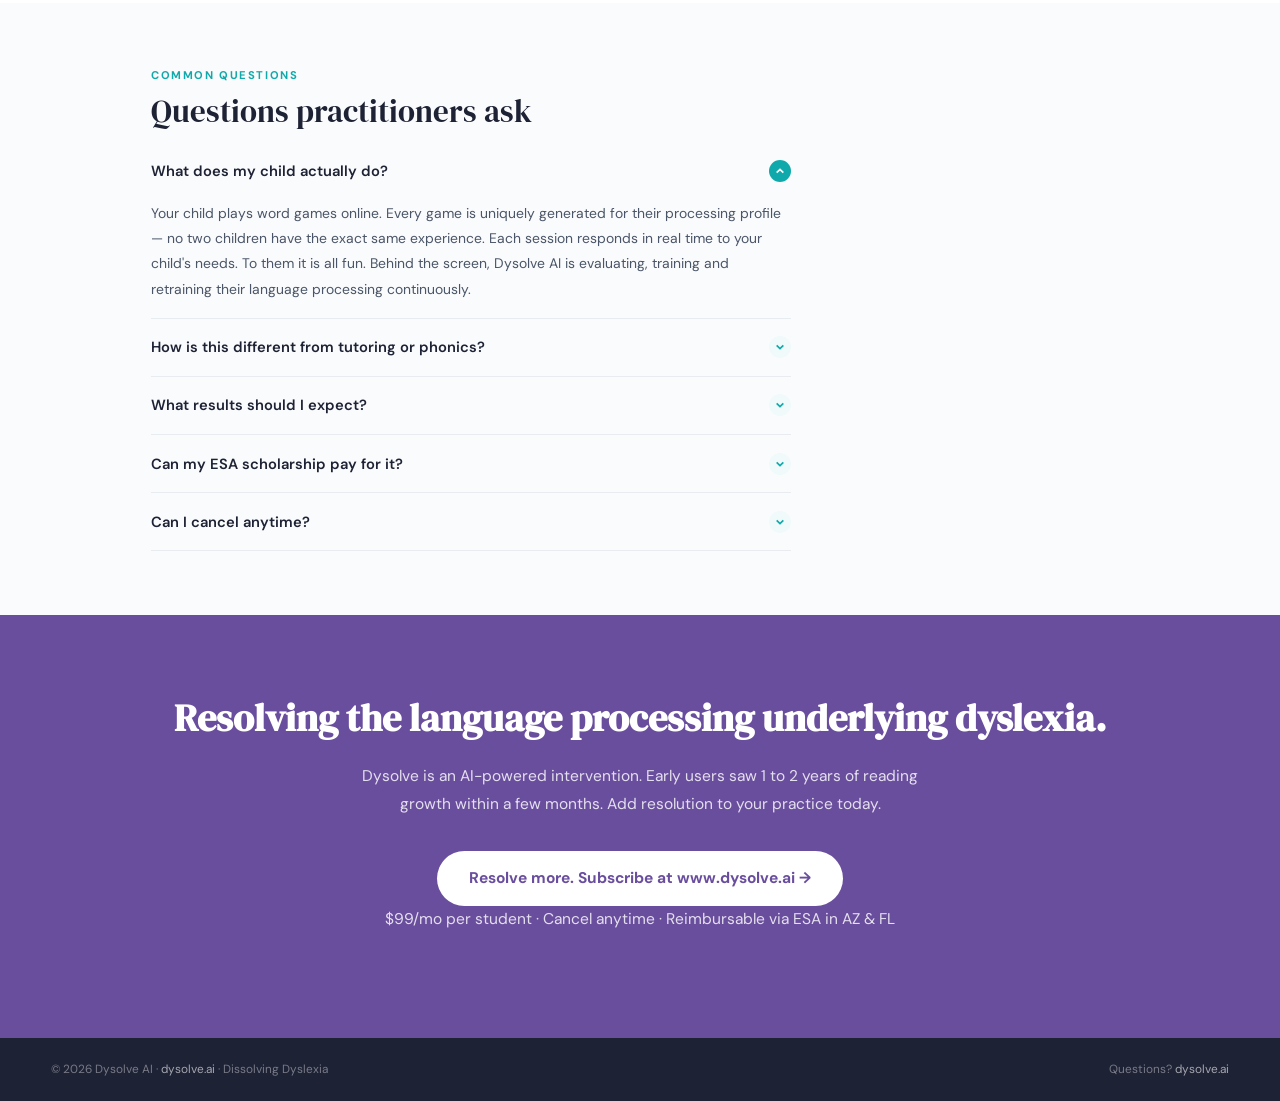
<file: therapists.html>
<!DOCTYPE html>
<html lang="en">
<head>
<meta charset="UTF-8"><meta name="viewport" content="width=device-width, initial-scale=1.0">
<title>Dysolve AI — Therapists &amp; Specialists</title>
<link href="https://fonts.googleapis.com/css2?family=DM+Serif+Display:ital@0;1&family=DM+Sans:opsz,wght@9..40,300;9..40,400;9..40,500;9..40,600&display=swap" rel="stylesheet">
<link rel="stylesheet" href="assets/styles.css">
</head>
<body>

<nav class="nav">
  <a href="index.html" class="nav-logo">
    <div class="nav-logo-mark"><svg viewBox="0 0 24 24"><circle cx="12" cy="12" r="3"/><path d="M12 5C8.5 5 5 8 5 12"/><path d="M12 19c3.5 0 7-3 7-7"/></svg></div>
    Dys<em>olve</em> AI
  </a>
  <div class="nav-links">
    <a href="index.html"           class="nav-link">Parents</a>
    <a href="therapists.html"      class="nav-link active">Therapists</a>
    <a href="voucher-families.html"class="nav-link">Voucher Families</a>
    <a href="og-switchers.html"    class="nav-link">OG Switchers</a>
    <a href="remarketing.html"     class="nav-link">Learn More</a>
  </div>
  <a href="https://dysolve.ai" class="nav-cta" id="nav-cta">Start for $99/mo</a>
</nav>

<div class="page"><div class="hero">
  <div>
    <div class="hero-label anim-1" style="background:var(--purple-10);color:var(--purple)"><span class="dot" style="background:var(--purple)"></span><span id="hero-segment"></span></div>
    <h1 class="anim-2" id="hero-headline"></h1>
    <p class="hero-sub anim-3" id="hero-sub"></p>
    <div class="cta-stack anim-4">
      <a href="https://dysolve.ai" class="btn btn-primary" id="hero-cta"></a>
      <a id="video-link-hero" href="#videos" class="btn btn-link">
        <svg width="14" height="14" viewBox="0 0 24 24" fill="none" stroke="currentColor" stroke-width="2"><polygon points="5 3 19 12 5 21 5 3"/></svg>
        Watch our videos
      </a>
      <p class="hero-note" id="hero-note"></p>
    </div>
  </div>
  <!-- SVG: Brain network + specialist + AI -->
  <div class="illus anim-5" style="background:var(--purple-10)">
    <svg viewBox="0 0 360 300" width="100%" style="max-width:340px;position:relative;z-index:1">
      <ellipse cx="180" cy="120" rx="90" ry="75" fill="none" stroke="#6A4E9E" stroke-width="1.5" opacity=".25"/>
      <circle cx="140" cy="85"  r="9" fill="#6A4E9E"/>
      <circle cx="220" cy="85"  r="9" fill="#10A9AB"/>
      <circle cx="120" cy="120" r="7" fill="#10A9AB" opacity=".8"/>
      <circle cx="240" cy="120" r="7" fill="#6A4E9E" opacity=".8"/>
      <circle cx="180" cy="75"  r="11" fill="#10A9AB"/>
      <circle cx="158" cy="148" r="8" fill="#6A4E9E" opacity=".7"/>
      <circle cx="202" cy="148" r="8" fill="#10A9AB" opacity=".8"/>
      <circle cx="180" cy="158" r="9" fill="#6A4E9E" opacity=".5"/>
      <line x1="140" y1="85" x2="180" y2="75" stroke="#6A4E9E" stroke-width="1.2" opacity=".4"/>
      <line x1="180" y1="75" x2="220" y2="85" stroke="#10A9AB" stroke-width="1.2" opacity=".4"/>
      <line x1="140" y1="85" x2="120" y2="120" stroke="#6A4E9E" stroke-width="1.2" opacity=".35"/>
      <line x1="220" y1="85" x2="240" y2="120" stroke="#10A9AB" stroke-width="1.2" opacity=".35"/>
      <line x1="120" y1="120" x2="158" y2="148" stroke="#10A9AB" stroke-width="1.2" opacity=".35"/>
      <line x1="240" y1="120" x2="202" y2="148" stroke="#6A4E9E" stroke-width="1.2" opacity=".35"/>
      <line x1="158" y1="148" x2="180" y2="158" stroke="#6A4E9E" stroke-width="1.2" opacity=".35"/>
      <line x1="202" y1="148" x2="180" y2="158" stroke="#10A9AB" stroke-width="1.2" opacity=".35"/>
      <!-- Gap highlight -->
      <circle cx="120" cy="120" r="18" fill="none" stroke="#F87171" stroke-width="2" stroke-dasharray="4 3" opacity=".7"/>
      <rect x="70" y="103" width="84" height="18" rx="9" fill="#FEF2F2"/>
      <text x="112" y="116" text-anchor="middle" font-size="8.5" font-family="sans-serif" font-weight="700" fill="#EF4444">Processing gap</text>
      <!-- Magnifier -->
      <circle cx="120" cy="120" r="26" fill="none" stroke="#10A9AB" stroke-width="2.5" opacity=".65"/>
      <line x1="140" y1="140" x2="156" y2="156" stroke="#10A9AB" stroke-width="3" stroke-linecap="round"/>
      <!-- Badges -->
      <rect x="42" y="220" width="115" height="50" rx="12" fill="#6A4E9E"/>
      <text x="99" y="240" text-anchor="middle" font-family="sans-serif" font-size="9" font-weight="700" fill="white">YOUR EXPERTISE</text>
      <text x="99" y="255" text-anchor="middle" font-family="sans-serif" font-size="8" fill="rgba(255,255,255,.75)">Clinical assessment</text>
      <text x="196" y="250" text-anchor="middle" font-size="22" font-weight="700" fill="#10A9AB">+</text>
      <rect x="210" y="220" width="115" height="50" rx="12" fill="#10A9AB"/>
      <text x="267" y="240" text-anchor="middle" font-family="sans-serif" font-size="9" font-weight="700" fill="white">DYSOLVE AI</text>
      <text x="267" y="255" text-anchor="middle" font-family="sans-serif" font-size="8" fill="rgba(255,255,255,.75)">Processing precision</text>
    </svg>
  </div>
</div></div>

<div class="proof"><div class="proof-inner" id="stats-row"></div></div>

<div class="video-section" id="videos">
  <div class="video-section-inner">
    <div class="video-header">
      <p class="s-label">Video Library</p>
      <h2>See Dysolve in action</h2>
    </div>
    <div class="video-frame-wrap">
      <iframe id="video-iframe" allowfullscreen loading="lazy" title="Dysolve Video Library"></iframe>
    </div>
    <div style="text-align:center;margin-top:1.2rem">
      <a id="video-folder-btn" href="#" target="_blank" class="btn-video">
        <svg viewBox="0 0 24 24" fill="white" width="16" height="16"><path d="M22 19a2 2 0 0 1-2 2H4a2 2 0 0 1-2-2V5a2 2 0 0 1 2-2h5l2 3h9a2 2 0 0 1 2 2z"/></svg>
        Open Full Video Library
      </a>
    </div>
  </div>
</div>

<div class="section"><div class="page">
  <p class="s-label reveal">For Your Practice</p>
  <h2 class="s-title reveal" id="how-title"></h2>
  <p class="s-sub reveal" id="how-sub"></p>
  <div class="steps" id="steps-grid"></div>
</div></div>

<div class="section section-teal"><div class="page">
  <p class="s-label reveal">Human insight + AI precision</p>
  <h2 class="s-title reveal" id="versus-title"></h2>
  <div class="versus" id="versus-grid"></div>
</div></div>

<div class="section"><div class="page">
  <p class="s-label reveal">Simple Pricing</p>
  <h2 class="s-title reveal">Scales with your caseload. Cancel anytime.</h2>
  <div class="pricing-grid">
    <div class="price-card reveal">
      <div class="price-badge">✦ For Practitioners</div>
      <div class="price-amount"><span class="num" style="color:var(--purple)">$99</span><span class="per">/mo per student</span></div>
      <ul class="feature-list" id="feature-list"></ul>
      <div class="guarantee-box"><span class="guarantee-icon">🔒</span><span id="guarantee-text"></span></div>
      <a href="https://dysolve.ai" class="btn btn-primary btn-full" style="background:var(--purple)">Add resolution to your practice →</a>
    </div>
    <div class="pricing-illus">
      <svg viewBox="0 0 240 240" width="200">
        <circle cx="120" cy="120" r="110" fill="var(--purple-10)" stroke="var(--purple-20)" stroke-width="2"/>
        <circle cx="120" cy="120" r="78" fill="white" stroke="var(--purple-20)" stroke-width="1.5"/>
        <text x="120" y="108" text-anchor="middle" font-family="'DM Serif Display',serif" font-size="22" fill="#6A4E9E">Add</text>
        <text x="120" y="132" text-anchor="middle" font-family="'DM Serif Display',serif" font-size="22" fill="#10A9AB">Resolution</text>
        <circle cx="120" cy="120" r="108" fill="none" stroke="#6A4E9E" stroke-width="1.5" stroke-dasharray="7 5"/>
      </svg>
    </div>
  </div>
</div></div>

<div class="section section-alt"><div class="page">
  <p class="s-label">Common Questions</p>
  <h2 class="s-title">Questions practitioners ask</h2>
  <div class="faq-wrap" id="faq-wrap"></div>
</div></div>

<div class="bottom-cta" style="background:var(--purple)">
  <h2 id="cta-headline"></h2>
  <p id="cta-body"></p>
  <a href="https://dysolve.ai" class="btn-white" style="color:var(--purple)" id="cta-button"></a>
  <p class="bottom-note" id="cta-note"></p>
</div>

<footer>
  <span id="footer-copy"></span>
  <span>Questions? <a href="https://dysolve.ai">dysolve.ai</a></span>
</footer>

<script src="assets/content.js"></script>
<script src="assets/app.js"></script>
<script>initPage('therapists');</script>
</body>
</html>
</file>
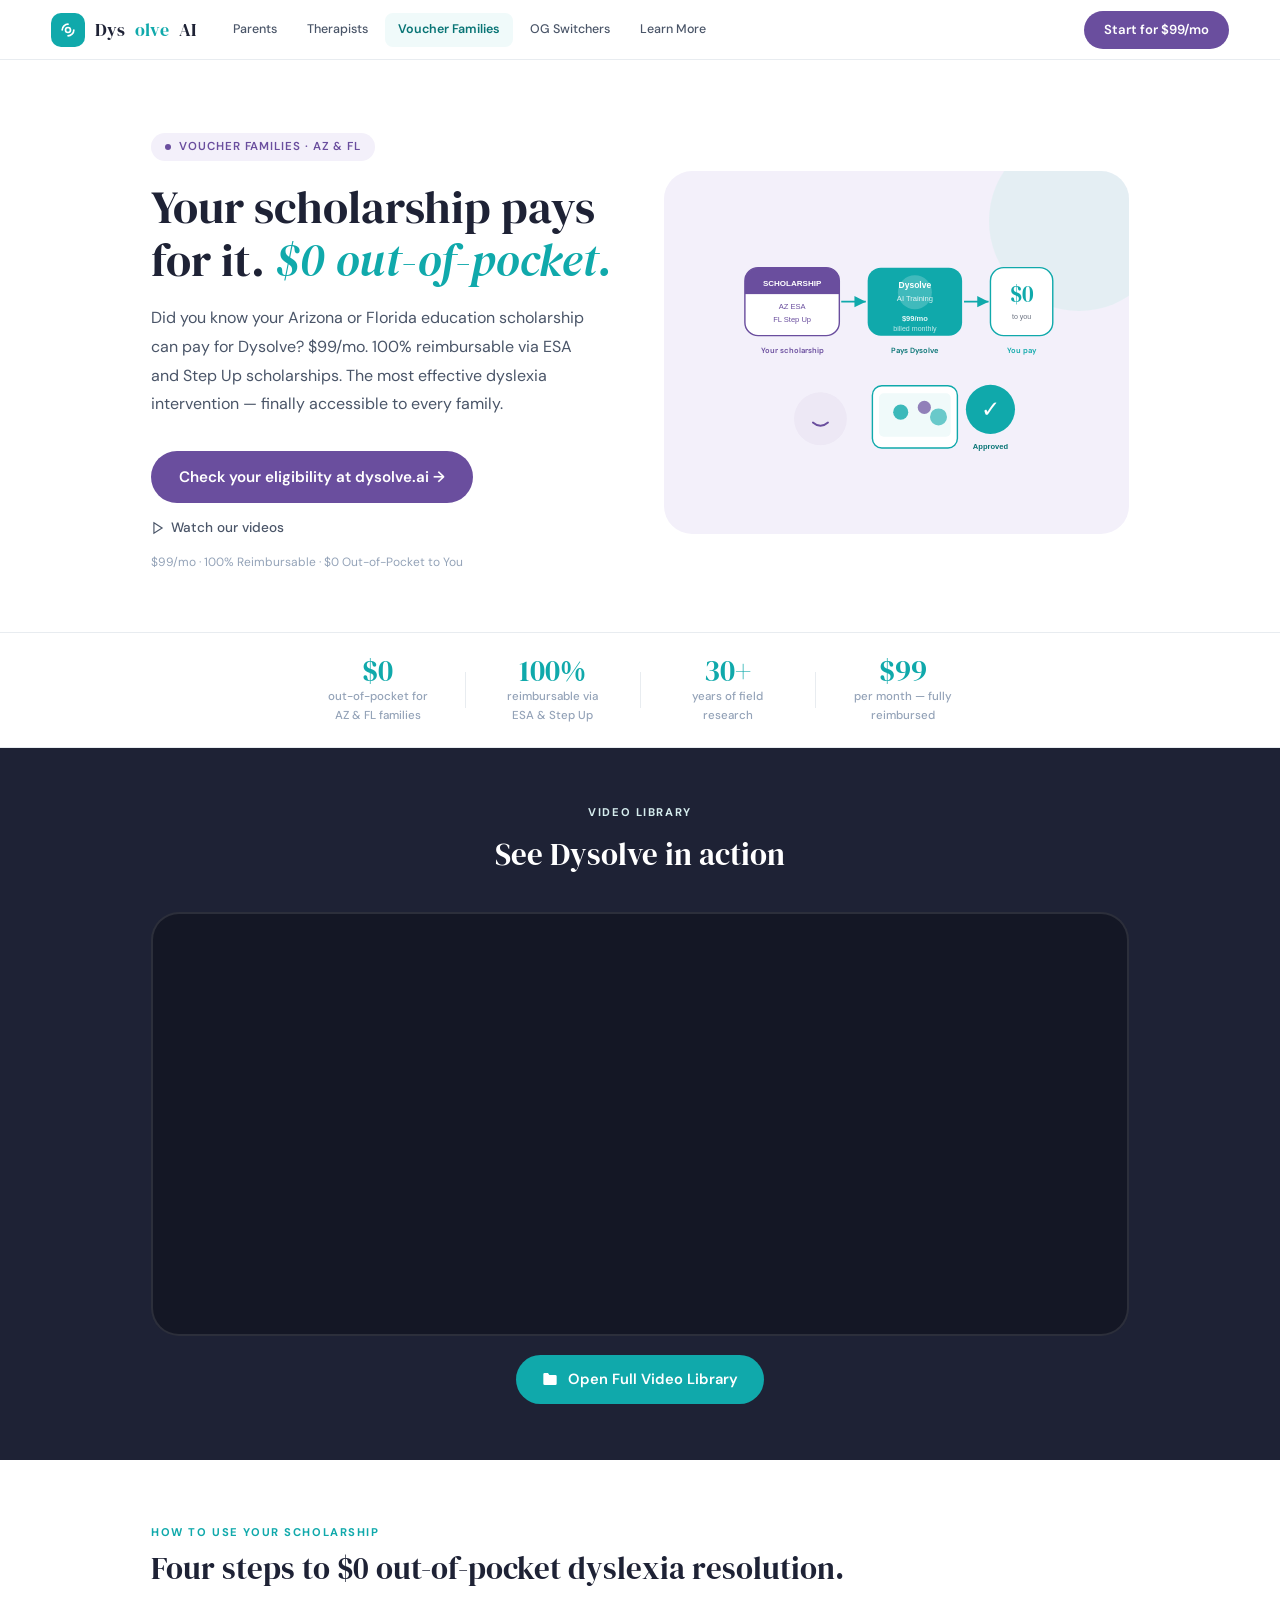
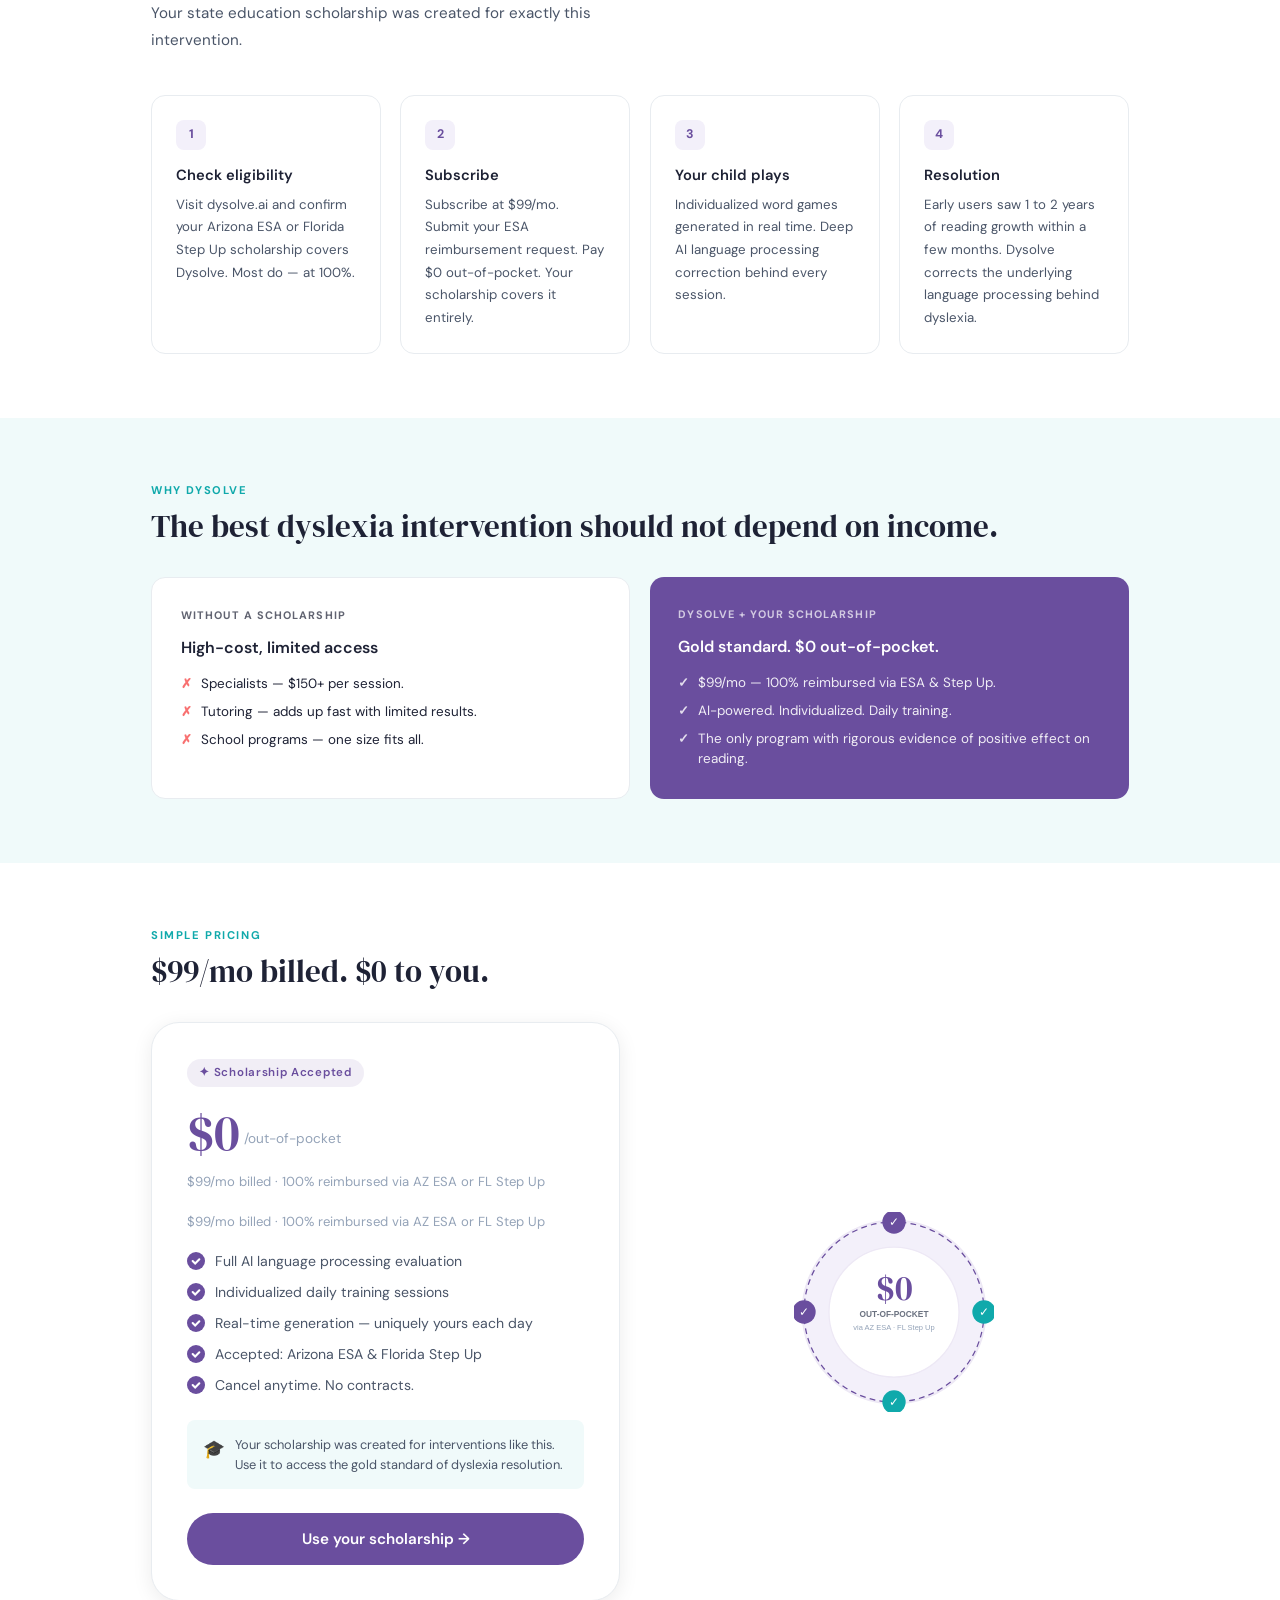
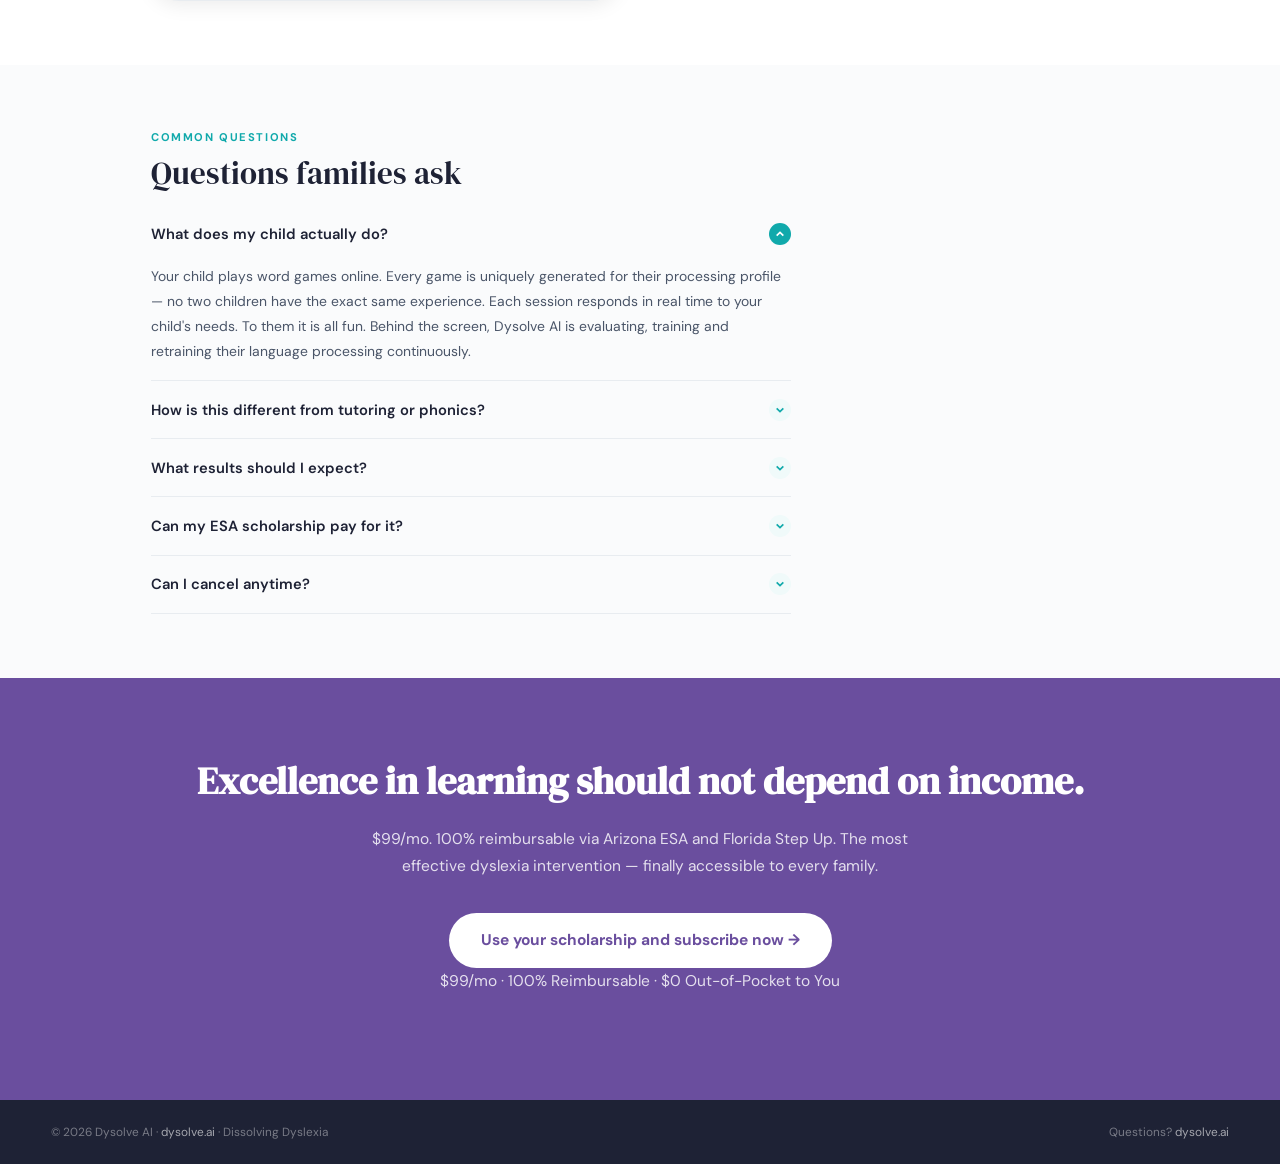
<file: voucher-families.html>
<!DOCTYPE html>
<html lang="en">
<head>
<meta charset="UTF-8"><meta name="viewport" content="width=device-width, initial-scale=1.0">
<title>Dysolve AI — Voucher Families (AZ &amp; FL)</title>
<link href="https://fonts.googleapis.com/css2?family=DM+Serif+Display:ital@0;1&family=DM+Sans:opsz,wght@9..40,300;9..40,400;9..40,500;9..40,600&display=swap" rel="stylesheet">
<link rel="stylesheet" href="assets/styles.css">
</head>
<body>

<nav class="nav">
  <a href="index.html" class="nav-logo">
    <div class="nav-logo-mark"><svg viewBox="0 0 24 24"><circle cx="12" cy="12" r="3"/><path d="M12 5C8.5 5 5 8 5 12"/><path d="M12 19c3.5 0 7-3 7-7"/></svg></div>
    Dys<em>olve</em> AI
  </a>
  <div class="nav-links">
    <a href="index.html"           class="nav-link">Parents</a>
    <a href="therapists.html"      class="nav-link">Therapists</a>
    <a href="voucher-families.html"class="nav-link active">Voucher Families</a>
    <a href="og-switchers.html"    class="nav-link">OG Switchers</a>
    <a href="remarketing.html"     class="nav-link">Learn More</a>
  </div>
  <a href="https://dysolve.ai" class="nav-cta" id="nav-cta">Start for $99/mo</a>
</nav>

<div class="page"><div class="hero">
  <div>
    <div class="hero-label anim-1" style="background:var(--purple-10);color:var(--purple)"><span class="dot" style="background:var(--purple)"></span><span id="hero-segment"></span></div>
    <h1 class="anim-2" id="hero-headline"></h1>
    <p class="hero-sub anim-3" id="hero-sub"></p>
    <div class="cta-stack anim-4">
      <a href="https://dysolve.ai" class="btn btn-primary" style="background:var(--purple)" id="hero-cta"></a>
      <a id="video-link-hero" href="#videos" class="btn btn-link">
        <svg width="14" height="14" viewBox="0 0 24 24" fill="none" stroke="currentColor" stroke-width="2"><polygon points="5 3 19 12 5 21 5 3"/></svg>
        Watch our videos
      </a>
      <p class="hero-note" id="hero-note"></p>
    </div>
  </div>
  <!-- SVG: Scholarship → Dysolve → $0 flow -->
  <div class="illus anim-5" style="background:var(--purple-10)">
    <svg viewBox="0 0 360 300" width="100%" style="max-width:340px;position:relative;z-index:1">
      <!-- Step 1 -->
      <rect x="20" y="60" width="100" height="72" rx="14" fill="white" stroke="#6A4E9E" stroke-width="1.5"/>
      <rect x="20" y="60" width="100" height="28" rx="14" fill="#6A4E9E"/>
      <rect x="20" y="76" width="100" height="12" fill="#6A4E9E"/>
      <text x="70" y="79" text-anchor="middle" font-family="sans-serif" font-size="8.5" font-weight="700" fill="white">SCHOLARSHIP</text>
      <text x="70" y="104" text-anchor="middle" font-family="sans-serif" font-size="8" fill="#6A4E9E">AZ ESA</text>
      <text x="70" y="118" text-anchor="middle" font-family="sans-serif" font-size="8" fill="#6A4E9E">FL Step Up</text>
      <defs><marker id="arr" markerWidth="8" markerHeight="8" refX="6" refY="3" orient="auto"><path d="M0 0 L6 3 L0 6 Z" fill="#10A9AB"/></marker></defs>
      <path d="M122 96 L148 96" stroke="#10A9AB" stroke-width="2" marker-end="url(#arr)"/>
      <!-- Step 2 -->
      <rect x="150" y="60" width="100" height="72" rx="14" fill="#10A9AB"/>
      <circle cx="200" cy="86" r="18" fill="rgba(255,255,255,.2)"/>
      <text x="200" y="82" text-anchor="middle" font-family="sans-serif" font-size="9" font-weight="700" fill="white">Dysolve</text>
      <text x="200" y="95" text-anchor="middle" font-family="sans-serif" font-size="8" fill="rgba(255,255,255,.85)">AI Training</text>
      <text x="200" y="116" text-anchor="middle" font-family="sans-serif" font-size="8" font-weight="600" fill="rgba(255,255,255,.9)">$99/mo</text>
      <text x="200" y="127" text-anchor="middle" font-family="sans-serif" font-size="7.5" fill="rgba(255,255,255,.75)">billed monthly</text>
      <path d="M252 96 L278 96" stroke="#10A9AB" stroke-width="2" marker-end="url(#arr)"/>
      <!-- Step 3 -->
      <rect x="280" y="60" width="66" height="72" rx="14" fill="white" stroke="#10A9AB" stroke-width="1.5"/>
      <text x="313" y="96" text-anchor="middle" font-family="'DM Serif Display',serif" font-size="24" fill="#10A9AB">$0</text>
      <text x="313" y="114" text-anchor="middle" font-family="sans-serif" font-size="7.5" fill="#6B7280">to you</text>
      <!-- Labels -->
      <text x="70"  y="150" text-anchor="middle" font-size="8" fill="#6A4E9E" font-weight="600">Your scholarship</text>
      <text x="200" y="150" text-anchor="middle" font-size="8" fill="#087475" font-weight="600">Pays Dysolve</text>
      <text x="313" y="150" text-anchor="middle" font-size="8" fill="#10A9AB" font-weight="600">You pay</text>
      <!-- Child -->
      <circle cx="100" cy="220" r="28" fill="#EDE8F5"/>
      <path d="M92 224 Q100 231 108 224" stroke="#6A4E9E" stroke-width="2" fill="none" stroke-linecap="round"/>
      <!-- Tablet -->
      <rect x="155" y="185" width="90" height="66" rx="10" fill="white" stroke="#10A9AB" stroke-width="1.5"/>
      <rect x="162" y="193" width="76" height="46" rx="5" fill="#F0FAFA"/>
      <circle cx="185" cy="213" r="8" fill="#10A9AB" opacity=".8"/>
      <circle cx="210" cy="208" r="7" fill="#6A4E9E" opacity=".7"/>
      <circle cx="225" cy="218" r="9" fill="#10A9AB" opacity=".6"/>
      <!-- Tick -->
      <circle cx="280" cy="210" r="26" fill="#10A9AB"/>
      <text x="280" y="218" text-anchor="middle" font-size="24" fill="white">✓</text>
      <text x="280" y="252" text-anchor="middle" font-size="8" font-family="sans-serif" font-weight="600" fill="#087475">Approved</text>
    </svg>
  </div>
</div></div>

<div class="proof"><div class="proof-inner" id="stats-row"></div></div>

<div class="video-section" id="videos">
  <div class="video-section-inner">
    <div class="video-header">
      <p class="s-label">Video Library</p>
      <h2>See Dysolve in action</h2>
    </div>
    <div class="video-frame-wrap">
      <iframe id="video-iframe" allowfullscreen loading="lazy" title="Dysolve Video Library"></iframe>
    </div>
    <div style="text-align:center;margin-top:1.2rem">
      <a id="video-folder-btn" href="#" target="_blank" class="btn-video">
        <svg viewBox="0 0 24 24" fill="white" width="16" height="16"><path d="M22 19a2 2 0 0 1-2 2H4a2 2 0 0 1-2-2V5a2 2 0 0 1 2-2h5l2 3h9a2 2 0 0 1 2 2z"/></svg>
        Open Full Video Library
      </a>
    </div>
  </div>
</div>

<div class="section"><div class="page">
  <p class="s-label reveal">How to use your scholarship</p>
  <h2 class="s-title reveal" id="how-title"></h2>
  <p class="s-sub reveal" id="how-sub"></p>
  <div class="steps" id="steps-grid"></div>
</div></div>

<div class="section section-teal"><div class="page">
  <p class="s-label reveal">Why Dysolve</p>
  <h2 class="s-title reveal" id="versus-title"></h2>
  <div class="versus" id="versus-grid"></div>
</div></div>

<div class="section"><div class="page">
  <p class="s-label reveal">Simple Pricing</p>
  <h2 class="s-title reveal">$99/mo billed. $0 to you.</h2>
  <div class="pricing-grid">
    <div class="price-card reveal">
      <div class="price-badge" style="background:var(--purple-10);color:var(--purple)">🎓 Scholarship Accepted</div>
      <div class="price-amount"><span class="num" style="color:var(--purple)">$0</span><span class="per">/out-of-pocket</span></div>
      <p style="font-size:.82rem;color:var(--muted);margin-bottom:1.2rem">$99/mo billed · 100% reimbursed via AZ ESA or FL Step Up</p>
      <ul class="feature-list" id="feature-list"></ul>
      <div class="guarantee-box"><span class="guarantee-icon">🎓</span><span id="guarantee-text"></span></div>
      <a href="https://dysolve.ai" class="btn btn-primary btn-full" style="background:var(--purple)">Use your scholarship →</a>
    </div>
    <div class="pricing-illus">
      <svg viewBox="0 0 240 240" width="200">
        <circle cx="120" cy="120" r="110" fill="var(--purple-10)" stroke="var(--purple-20)" stroke-width="2"/>
        <circle cx="120" cy="120" r="78" fill="white" stroke="var(--purple-20)" stroke-width="1.5"/>
        <text x="120" y="105" text-anchor="middle" font-family="'DM Serif Display',serif" font-size="42" fill="#6A4E9E">$0</text>
        <text x="120" y="126" text-anchor="middle" font-family="sans-serif" font-size="10" font-weight="600" fill="#6B7280">OUT-OF-POCKET</text>
        <text x="120" y="142" text-anchor="middle" font-family="sans-serif" font-size="9" fill="#94A3B8">via AZ ESA · FL Step Up</text>
        <circle cx="120" cy="120" r="108" fill="none" stroke="#6A4E9E" stroke-width="1.5" stroke-dasharray="7 5"/>
        <circle cx="120" cy="12"  r="14" fill="#6A4E9E"/><text x="120" y="17"  text-anchor="middle" font-size="14" fill="white">✓</text>
        <circle cx="228" cy="120" r="14" fill="#10A9AB"/><text x="228" y="125" text-anchor="middle" font-size="14" fill="white">✓</text>
        <circle cx="12"  cy="120" r="14" fill="#6A4E9E"/><text x="12"  y="125" text-anchor="middle" font-size="14" fill="white">✓</text>
        <circle cx="120" cy="228" r="14" fill="#10A9AB"/><text x="120" y="233" text-anchor="middle" font-size="14" fill="white">✓</text>
      </svg>
    </div>
  </div>
</div></div>

<div class="section section-alt"><div class="page">
  <p class="s-label">Common Questions</p>
  <h2 class="s-title">Questions families ask</h2>
  <div class="faq-wrap" id="faq-wrap"></div>
</div></div>

<div class="bottom-cta" style="background:var(--purple)">
  <h2 id="cta-headline"></h2>
  <p id="cta-body"></p>
  <a href="https://dysolve.ai" class="btn-white" style="color:var(--purple)" id="cta-button"></a>
  <p class="bottom-note" id="cta-note"></p>
</div>

<footer>
  <span id="footer-copy"></span>
  <span>Questions? <a href="https://dysolve.ai">dysolve.ai</a></span>
</footer>

<script src="assets/content.js"></script>
<script src="assets/app.js"></script>
<script>initPage('voucherFamilies');</script>
</body>
</html>
</file>
<file: assets/styles.css>
/* ─── DESIGN TOKENS ─── */
:root {
  --teal:      #10A9AB;
  --teal-d:    #087475;
  --teal-10:   #F0FAFA;
  --teal-20:   #D6EDEE;
  --purple:    #6A4E9E;
  --purple-10: #F3F0FA;
  --purple-20: #EDE8F5;
  --charcoal:  #1E2235;
  --body:      #4A5568;
  --muted:     #94A3B8;
  --border:    #E8ECF0;
  --white:     #FFFFFF;
  --r-sm: 8px; --r-md: 14px; --r-lg: 20px; --r-xl: 28px;
  --shadow-sm: 0 1px 4px rgba(0,0,0,.06);
  --shadow-md: 0 4px 20px rgba(0,0,0,.08);
  --shadow-lg: 0 12px 48px rgba(0,0,0,.10);
}
*,*::before,*::after{box-sizing:border-box;margin:0;padding:0}
html{scroll-behavior:smooth}
body{font-family:'DM Sans',sans-serif;color:var(--charcoal);background:var(--white);-webkit-font-smoothing:antialiased;line-height:1.6}
img,svg{display:block} a{text-decoration:none;color:inherit}

/* ─── NAV ─── */
.nav{
  position:sticky;top:0;z-index:200;
  background:rgba(255,255,255,.96);backdrop-filter:blur(16px);
  border-bottom:1px solid var(--border);
  height:60px;display:flex;align-items:center;
  padding:0 max(1.5rem,4vw);gap:1.5rem;
}
.nav-logo{display:flex;align-items:center;gap:10px;font-family:'DM Serif Display',serif;font-size:1.15rem;color:var(--charcoal);flex-shrink:0;}
.nav-logo-mark{width:34px;height:34px;background:var(--teal);border-radius:10px;display:flex;align-items:center;justify-content:center;}
.nav-logo-mark svg{width:20px;height:20px;fill:none;stroke:white;stroke-width:2;stroke-linecap:round}
.nav-logo em{font-style:normal;color:var(--teal)}
.nav-links{display:flex;gap:4px;overflow-x:auto;flex:1;scrollbar-width:none}
.nav-links::-webkit-scrollbar{display:none}
.nav-link{
  height:34px;padding:0 13px;border-radius:var(--r-sm);
  font-family:'DM Sans',sans-serif;font-size:.78rem;font-weight:500;
  color:var(--body);white-space:nowrap;display:flex;align-items:center;
  transition:all .15s;
}
.nav-link:hover{background:var(--teal-10);color:var(--teal-d)}
.nav-link.active{background:var(--teal-10);color:var(--teal-d);font-weight:600}
.nav-cta{
  flex-shrink:0;height:38px;padding:0 20px;
  background:var(--teal);color:var(--white);border-radius:100px;
  font-family:'DM Sans',sans-serif;font-size:.82rem;font-weight:600;
  transition:background .15s;white-space:nowrap;display:flex;align-items:center;
}
.nav-cta:hover{background:var(--teal-d)}

/* ─── PAGE WRAPPER ─── */
.page{max-width:1080px;margin:0 auto;padding:0 max(1.5rem,4vw)}

/* ─── HERO ─── */
.hero{display:grid;grid-template-columns:1fr 1fr;gap:3rem;align-items:center;padding:72px 0 60px}
.hero-label{
  display:inline-flex;align-items:center;gap:8px;
  padding:5px 14px;border-radius:100px;
  font-size:.72rem;font-weight:600;letter-spacing:.08em;text-transform:uppercase;
  margin-bottom:1.2rem;
}
.hero-label .dot{width:6px;height:6px;border-radius:50%;flex-shrink:0}
h1{font-family:'DM Serif Display',serif;font-size:clamp(2rem,3.6vw,3rem);font-weight:400;line-height:1.15;margin-bottom:1.1rem}
h1 em{font-style:italic;color:var(--teal)}
.hero-sub{font-size:1rem;color:var(--body);line-height:1.8;margin-bottom:2rem;max-width:440px}
.cta-stack{display:flex;flex-direction:column;gap:.75rem}
.btn{display:inline-flex;align-items:center;justify-content:center;gap:8px;font-family:'DM Sans',sans-serif;font-weight:600;border:none;border-radius:100px;cursor:pointer;transition:all .18s;text-decoration:none}
.btn-primary{background:var(--teal);color:var(--white);padding:14px 28px;font-size:.95rem;width:fit-content}
.btn-primary:hover{background:var(--teal-d);transform:translateY(-1px);box-shadow:0 6px 20px rgba(16,169,171,.28)}
.btn-link{color:var(--body);font-size:.85rem;font-weight:500;width:fit-content;gap:6px;padding:2px 0}
.btn-link:hover{color:var(--teal)}
.hero-note{font-size:.75rem;color:var(--muted)}

/* ─── ILLUSTRATION ─── */
.illus{background:var(--teal-10);border-radius:var(--r-xl);padding:2.5rem;display:flex;align-items:center;justify-content:center;min-height:300px;position:relative;overflow:hidden}
.illus::after{content:'';position:absolute;top:-40px;right:-40px;width:180px;height:180px;background:var(--teal-20);border-radius:50%;opacity:.5}

/* ─── VIDEO SECTION ─── */
.video-section{padding:56px 0;background:var(--charcoal)}
.video-section-inner{max-width:1080px;margin:0 auto;padding:0 max(1.5rem,4vw)}
.video-header{text-align:center;margin-bottom:2rem}
.video-header .s-label{color:var(--teal-20)}
.video-header h2{color:white;font-family:'DM Serif Display',serif;font-size:clamp(1.6rem,2.4vw,2.2rem);font-weight:400;margin-top:.4rem}
.video-frame-wrap{
  border-radius:var(--r-xl);overflow:hidden;
  border:2px solid rgba(255,255,255,.1);
  background:rgba(0,0,0,.3);
  position:relative;
}
.video-frame-wrap iframe{
  width:100%;height:420px;border:0;display:block;
}
.video-fallback{
  display:flex;flex-direction:column;align-items:center;justify-content:center;
  gap:1.2rem;padding:3rem;text-align:center;
  background:rgba(255,255,255,.04);border-radius:var(--r-xl);
  border:1px dashed rgba(255,255,255,.15);
}
.video-fallback p{color:rgba(255,255,255,.6);font-size:.9rem;max-width:380px;line-height:1.7}
.btn-video{
  display:inline-flex;align-items:center;gap:10px;
  background:var(--teal);color:white;
  padding:13px 26px;border-radius:100px;
  font-size:.92rem;font-weight:600;transition:all .18s;
}
.btn-video:hover{background:var(--teal-d);transform:translateY(-1px)}
.btn-video svg{width:16px;height:16px;fill:white}

/* ─── SOCIAL PROOF ─── */
.proof{border-top:1px solid var(--border);border-bottom:1px solid var(--border);padding:1.4rem 0}
.proof-inner{max-width:1080px;margin:0 auto;padding:0 max(1.5rem,4vw);display:flex;align-items:center;justify-content:center;gap:2rem;flex-wrap:wrap}
.stat{text-align:center}
.stat-n{font-family:'DM Serif Display',serif;font-size:1.9rem;color:var(--teal);line-height:1}
.stat-l{font-size:.72rem;color:var(--muted);font-weight:500;margin-top:2px;max-width:110px}
.divider{width:1px;height:36px;background:var(--border)}
.logos{display:flex;align-items:center;gap:.8rem;flex-wrap:wrap}
.logo-tag{padding:4px 12px;border:1px solid var(--border);border-radius:100px;font-size:.7rem;font-weight:700;color:var(--muted);letter-spacing:.06em}

/* ─── SECTIONS ─── */
.section{padding:64px 0}
.section-alt{background:#FAFBFC}
.section-teal{background:var(--teal-10)}
.s-label{font-size:.7rem;font-weight:700;letter-spacing:.14em;text-transform:uppercase;color:var(--teal);margin-bottom:.5rem}
.s-title{font-family:'DM Serif Display',serif;font-size:clamp(1.6rem,2.4vw,2.1rem);font-weight:400;line-height:1.2;margin-bottom:.8rem}
.s-sub{font-size:.95rem;color:var(--body);line-height:1.8;max-width:520px;margin-bottom:2.5rem}

/* ─── HOW IT WORKS ─── */
.steps{display:grid;grid-template-columns:repeat(4,1fr);gap:1.2rem}
.step{background:var(--white);border:1px solid var(--border);border-radius:var(--r-md);padding:1.5rem;transition:all .2s}
.step:hover{border-color:var(--teal);box-shadow:var(--shadow-md);transform:translateY(-3px)}
.step-num{width:30px;height:30px;border-radius:var(--r-sm);background:var(--teal-20);color:var(--teal-d);display:flex;align-items:center;justify-content:center;font-size:.78rem;font-weight:700;margin-bottom:.9rem}
.step h4{font-size:.92rem;font-weight:600;margin-bottom:.4rem}
.step p{font-size:.83rem;color:var(--body);line-height:1.7}

/* ─── VERSUS ─── */
.versus{display:grid;grid-template-columns:1fr 1fr;gap:1.2rem;margin-top:2rem}
.vs-card{border-radius:var(--r-md);padding:1.8rem}
.vs-bad{background:var(--white);border:1px solid var(--border)}
.vs-good{background:var(--teal);color:var(--white)}
.vs-tag{font-size:.68rem;font-weight:700;letter-spacing:.1em;text-transform:uppercase;opacity:.7;margin-bottom:.7rem}
.vs-card h4{font-size:1rem;font-weight:600;margin-bottom:.8rem}
.vs-list{list-style:none;display:flex;flex-direction:column;gap:7px}
.vs-list li{font-size:.84rem;display:flex;gap:9px;line-height:1.55}
.vs-list li::before{content:'✓';font-weight:700;color:var(--teal);flex-shrink:0}
.vs-bad .vs-list li::before{content:'✗';color:#F87171}
.vs-good .vs-list li::before{color:rgba(255,255,255,.9)}
.vs-good .vs-list li{opacity:.9}

/* ─── PRICING ─── */
.pricing-grid{display:grid;grid-template-columns:1fr 1fr;gap:2.5rem;align-items:center;margin-top:2rem}
.price-card{background:var(--white);border-radius:var(--r-xl);padding:2.2rem;border:1px solid var(--border);box-shadow:var(--shadow-md)}
.price-badge{display:inline-flex;align-items:center;gap:6px;background:var(--teal-10);color:var(--teal-d);padding:5px 12px;border-radius:100px;font-size:.72rem;font-weight:600;letter-spacing:.06em;margin-bottom:1.2rem}
.price-amount{display:flex;align-items:flex-end;gap:4px;margin-bottom:1.2rem}
.price-amount .num{font-family:'DM Serif Display',serif;font-size:3.2rem;line-height:1;color:var(--teal)}
.price-amount .per{font-size:.85rem;color:var(--muted);margin-bottom:.5rem}
.feature-list{list-style:none;display:flex;flex-direction:column;gap:10px;margin-bottom:1.5rem}
.feature-list li{display:flex;align-items:flex-start;gap:10px;font-size:.88rem;color:var(--body);line-height:1.5}
.check-icon{width:18px;height:18px;background:var(--teal);border-radius:50%;display:flex;align-items:center;justify-content:center;flex-shrink:0;margin-top:1px}
.check-icon svg{width:10px;height:10px;stroke:white;stroke-width:2.5;fill:none;stroke-linecap:round}
.guarantee-box{display:flex;align-items:flex-start;gap:10px;background:var(--teal-10);border-radius:var(--r-sm);padding:.9rem 1rem;font-size:.8rem;color:var(--body);line-height:1.55;margin-bottom:1.5rem}
.guarantee-icon{font-size:1.1rem;flex-shrink:0;margin-top:1px}
.pricing-illus{display:flex;align-items:center;justify-content:center}
.btn-full{width:100%;justify-content:center}

/* ─── FAQ ─── */
.faq-wrap{max-width:640px}
.faq-item{border-bottom:1px solid var(--border)}
.faq-q{width:100%;display:flex;align-items:center;justify-content:space-between;gap:1rem;padding:1.1rem 0;background:none;border:none;cursor:pointer;font-family:'DM Sans',sans-serif;font-size:.92rem;font-weight:600;color:var(--charcoal);text-align:left;transition:color .15s}
.faq-q:hover{color:var(--teal)}
.faq-chevron{width:22px;height:22px;border-radius:50%;background:var(--teal-10);display:flex;align-items:center;justify-content:center;flex-shrink:0;transition:transform .2s}
.faq-chevron svg{stroke:var(--teal);stroke-width:2;fill:none}
.faq-item.open .faq-chevron{transform:rotate(180deg);background:var(--teal)}
.faq-item.open .faq-chevron svg{stroke:white}
.faq-a{display:none;padding:.1rem 0 1rem;font-size:.87rem;color:var(--body);line-height:1.8}
.faq-item.open .faq-a{display:block}

/* ─── BOTTOM CTA ─── */
.bottom-cta{background:var(--teal);padding:72px max(1.5rem,4vw);text-align:center}
.bottom-cta h2{font-family:'DM Serif Display',serif;font-size:clamp(1.8rem,3vw,2.6rem);color:var(--white);margin-bottom:.9rem}
.bottom-cta p{font-size:.97rem;color:rgba(255,255,255,.82);line-height:1.8;max-width:560px;margin:0 auto 2rem}
.btn-white{display:inline-flex;align-items:center;gap:8px;background:var(--white);color:var(--teal);padding:15px 32px;font-size:.97rem;font-weight:700;border-radius:100px;transition:all .18s}
.btn-white:hover{transform:translateY(-2px);box-shadow:0 10px 28px rgba(0,0,0,.14)}
.bottom-note{font-size:.76rem;color:rgba(255,255,255,.55);margin-top:1rem}

/* ─── FOOTER ─── */
footer{background:var(--charcoal);color:rgba(255,255,255,.4);padding:1.4rem max(1.5rem,4vw);display:flex;align-items:center;justify-content:space-between;font-size:.74rem;flex-wrap:wrap;gap:.5rem}
footer a{color:rgba(255,255,255,.6)}

/* ─── REVEAL ANIMATION ─── */
.reveal{opacity:0;transform:translateY(16px);transition:opacity .5s ease,transform .5s ease}
.reveal.visible{opacity:1;transform:none}
@keyframes up{from{opacity:0;transform:translateY(14px)}to{opacity:1;transform:translateY(0)}}
.anim-1{animation:up .35s ease both}
.anim-2{animation:up .35s .05s ease both}
.anim-3{animation:up .35s .10s ease both}
.anim-4{animation:up .35s .15s ease both}
.anim-5{animation:up .40s .10s ease both}

/* ─── RESPONSIVE ─── */
@media(max-width:820px){
  .hero{grid-template-columns:1fr;gap:2rem;padding:52px 0 40px}
  .steps{grid-template-columns:1fr 1fr}
  .versus{grid-template-columns:1fr}
  .pricing-grid{grid-template-columns:1fr}
  .pricing-illus{display:none}
  .divider{display:none}
}
@media(max-width:520px){
  .steps{grid-template-columns:1fr}
  .proof-inner{gap:1.2rem}
}
</file>
